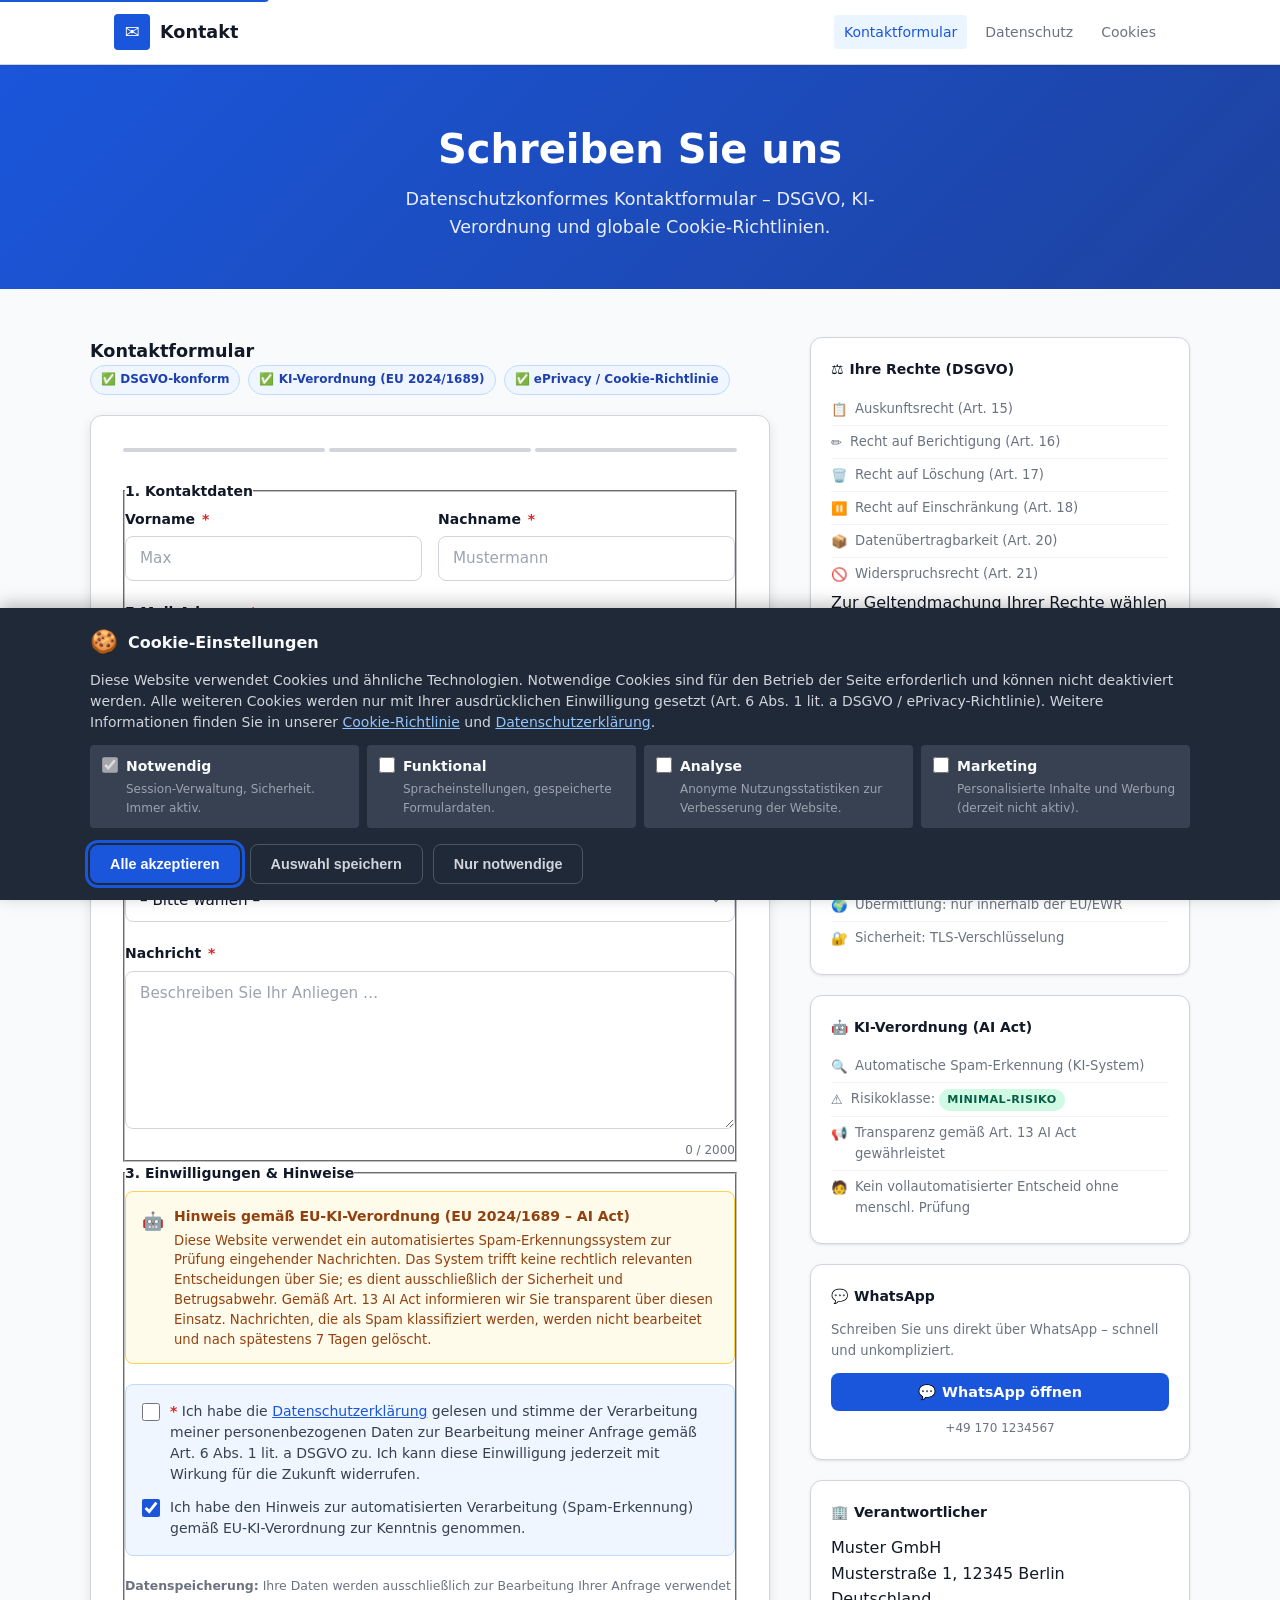
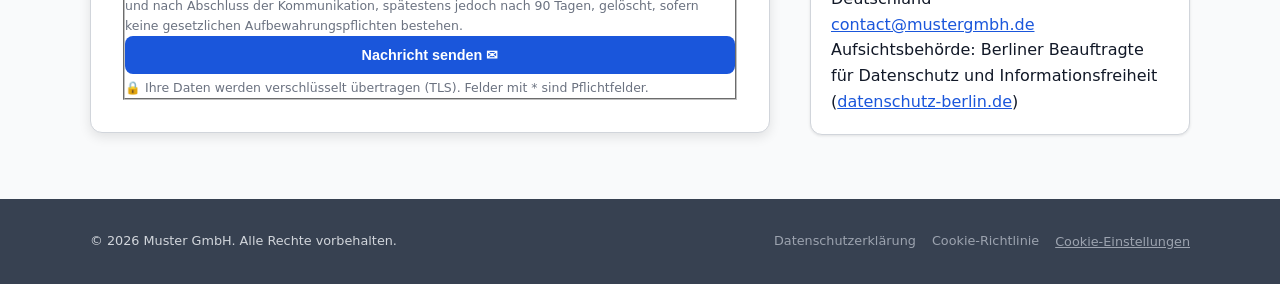
<file: index.html>
<!DOCTYPE html>
<html lang="de">
<head>
  <meta charset="UTF-8" />
  <meta name="viewport" content="width=device-width, initial-scale=1.0" />
  <meta name="description" content="Kontaktieren Sie uns – DSGVO-konformes Kontaktformular nach EU-Datenschutz, KI-Verordnung und globalen Cookie-Richtlinien." />
  <meta name="robots" content="index, follow" />
  <!-- Referrer-Policy: no tracking referrer leakage -->
  <meta name="referrer" content="strict-origin-when-cross-origin" />
  <!-- Content Security Policy: no inline styles/scripts from untrusted sources -->
  <meta http-equiv="Content-Security-Policy"
        content="default-src 'self'; script-src 'self'; style-src 'self'; img-src 'self' data:; connect-src 'self' https://formspree.io; form-action 'self' https://formspree.io; frame-ancestors 'none';" />
  <meta http-equiv="X-Content-Type-Options" content="nosniff" />
  <meta http-equiv="X-Frame-Options" content="DENY" />
  <!-- Canonical URL for custom domain -->
  <link rel="canonical" href="https://github.pavlicsek.de/" />
  <!-- Open Graph / Social -->
  <meta property="og:type" content="website" />
  <meta property="og:url" content="https://github.pavlicsek.de/" />
  <meta property="og:title" content="Kontakt – Datenschutzkonformes Formular" />
  <meta property="og:description" content="Kontaktieren Sie uns – DSGVO-konformes Kontaktformular nach EU-Datenschutz, KI-Verordnung und globalen Cookie-Richtlinien." />
  <title>Kontakt – Datenschutzkonformes Formular</title>
  <link rel="stylesheet" href="assets/style.css" />
</head>
<body>

  <!-- Skip to main content (Accessibility) -->
  <a class="skip-link" href="#main-content">Zum Hauptinhalt springen</a>

  <!-- ══════════════════════════════════════════
       COOKIE CONSENT BANNER (DSGVO Art. 7, ePrivacy)
  ══════════════════════════════════════════ -->
  <div id="cookie-banner" role="dialog" aria-modal="true" aria-labelledby="cookie-banner-title" hidden>
    <div class="cookie-banner__inner">
      <div class="cookie-banner__header">
        <span class="cookie-banner__icon" aria-hidden="true">🍪</span>
        <h2 class="cookie-banner__title" id="cookie-banner-title">Cookie-Einstellungen</h2>
      </div>
      <div class="cookie-banner__body">
        <p>
          Diese Website verwendet Cookies und ähnliche Technologien. Notwendige Cookies sind für den Betrieb
          der Seite erforderlich und können nicht deaktiviert werden. Alle weiteren Cookies werden nur mit Ihrer
          ausdrücklichen Einwilligung gesetzt (Art. 6 Abs. 1 lit. a DSGVO / ePrivacy-Richtlinie).
          Weitere Informationen finden Sie in unserer
          <a href="pages/cookies.html">Cookie-Richtlinie</a> und <a href="pages/privacy.html">Datenschutzerklärung</a>.
        </p>
        <!-- Cookie categories -->
        <div class="cookie-categories" role="group" aria-label="Cookie-Kategorien">
          <!-- Necessary (always on) -->
          <div class="cookie-category">
            <label>
              <input type="checkbox" id="cookie-cat-necessary" name="cookie-cat-necessary"
                     checked disabled aria-describedby="cookie-cat-necessary-desc" />
              <span>
                <span class="cookie-category__name">Notwendig</span>
                <span class="cookie-category__desc" id="cookie-cat-necessary-desc">
                  Session-Verwaltung, Sicherheit. Immer aktiv.
                </span>
              </span>
            </label>
          </div>
          <!-- Functional -->
          <div class="cookie-category">
            <label>
              <input type="checkbox" id="cookie-cat-functional" name="cookie-cat-functional"
                     aria-describedby="cookie-cat-functional-desc" />
              <span>
                <span class="cookie-category__name">Funktional</span>
                <span class="cookie-category__desc" id="cookie-cat-functional-desc">
                  Spracheinstellungen, gespeicherte Formulardaten.
                </span>
              </span>
            </label>
          </div>
          <!-- Analytics -->
          <div class="cookie-category">
            <label>
              <input type="checkbox" id="cookie-cat-analytics" name="cookie-cat-analytics"
                     aria-describedby="cookie-cat-analytics-desc" />
              <span>
                <span class="cookie-category__name">Analyse</span>
                <span class="cookie-category__desc" id="cookie-cat-analytics-desc">
                  Anonyme Nutzungsstatistiken zur Verbesserung der Website.
                </span>
              </span>
            </label>
          </div>
          <!-- Marketing -->
          <div class="cookie-category">
            <label>
              <input type="checkbox" id="cookie-cat-marketing" name="cookie-cat-marketing"
                     aria-describedby="cookie-cat-marketing-desc" />
              <span>
                <span class="cookie-category__name">Marketing</span>
                <span class="cookie-category__desc" id="cookie-cat-marketing-desc">
                  Personalisierte Inhalte und Werbung (derzeit nicht aktiv).
                </span>
              </span>
            </label>
          </div>
        </div>
        <!-- Actions -->
        <div class="cookie-banner__actions">
          <button id="cookie-accept-all" class="btn btn--primary" type="button">
            Alle akzeptieren
          </button>
          <button id="cookie-save-choices" class="btn btn--secondary" type="button">
            Auswahl speichern
          </button>
          <button id="cookie-reject-non-essential" class="btn btn--secondary" type="button">
            Nur notwendige
          </button>
        </div>
      </div>
    </div>
  </div>

  <!-- ══════════════════════════════════════════
       HEADER
  ══════════════════════════════════════════ -->
  <header class="site-header" role="banner">
    <div class="site-header__inner">
      <a href="index.html" class="site-header__logo" aria-label="Startseite – Kontaktformular">
        <div class="site-header__logo-icon" aria-hidden="true">✉</div>
        <span>Kontakt</span>
      </a>
      <nav class="site-nav" aria-label="Hauptnavigation">
        <a href="index.html" class="active" aria-current="page">Kontaktformular</a>
        <a href="pages/privacy.html">Datenschutz</a>
        <a href="pages/cookies.html">Cookies</a>
      </nav>
    </div>
  </header>

  <!-- ══════════════════════════════════════════
       HERO
  ══════════════════════════════════════════ -->
  <div class="page-hero" role="complementary" aria-label="Seiteneinführung">
    <h1 class="page-hero__title">Schreiben Sie uns</h1>
    <p class="page-hero__subtitle">
      Datenschutzkonformes Kontaktformular – DSGVO, KI-Verordnung und globale Cookie-Richtlinien.
    </p>
  </div>

  <!-- ══════════════════════════════════════════
       MAIN
  ══════════════════════════════════════════ -->
  <main id="main-content">
    <div class="container">
      <div class="content-grid">

        <!-- ── Contact Form ── -->
        <section aria-labelledby="form-heading">
          <h2 id="form-heading" class="card__title" style="margin-bottom:16px;">
            Kontaktformular
          </h2>

          <!-- Compliance badges -->
          <div class="compliance-badges" aria-label="Konformitätskennzeichnungen">
            <span class="compliance-badge">✅ DSGVO-konform</span>
            <span class="compliance-badge">✅ KI-Verordnung (EU 2024/1689)</span>
            <span class="compliance-badge">✅ ePrivacy / Cookie-Richtlinie</span>
          </div>

          <!-- Success message -->
          <div id="form-success" class="form-success" role="alert" aria-live="polite">
            <span class="form-success__icon" aria-hidden="true">✅</span>
            <div class="form-success__text">
              <h3>Nachricht erfolgreich gesendet!</h3>
              <p>Vielen Dank für Ihre Nachricht. Wir werden uns so schnell wie möglich bei Ihnen melden.</p>
            </div>
          </div>

          <!-- Error message -->
          <div id="form-error-msg" class="form-error-msg" role="alert" aria-live="assertive">
            <span class="form-error-msg__icon" aria-hidden="true">❌</span>
            <div class="form-error-msg__text">
              <h3>Fehler beim Senden</h3>
              <p>Ihre Nachricht konnte nicht gesendet werden. Bitte versuchen Sie es erneut oder kontaktieren Sie uns per E-Mail.</p>
            </div>
          </div>

          <div class="card">
            <form id="contact-form" class="contact-form" novalidate
                  aria-label="Kontaktformular"
                  data-protection="gdpr-compliant"
                  data-endpoint=""
                  data-mailto="contact@mustergmbh.de">
                  <!--
                    Configure data-endpoint to enable real form submission.
                    Example (Formspree): data-endpoint="https://formspree.io/f/YOUR_FORM_ID"
                    Example (custom API): data-endpoint="/api/contact"
                  -->

              <!-- Progress Indicator (Accessibility + UX) -->
              <div class="form-progress" aria-hidden="true">
                <div class="form-progress__step"></div>
                <div class="form-progress__step"></div>
                <div class="form-progress__step"></div>
              </div>

              <!-- Section 1: Personal info -->
              <fieldset data-section="1" style="border:none;padding:0;margin:0 0 4px;">
                <legend class="form-label" style="float:left;width:100%;margin-bottom:12px;font-size:0.9rem;color:var(--color-text-muted);">
                  1. Kontaktdaten
                </legend>
                <div class="form-row" style="clear:both;">
                  <div class="form-group">
                    <label class="form-label" for="first-name">
                      Vorname <span class="required" aria-label="Pflichtfeld">*</span>
                    </label>
                    <input
                      type="text"
                      id="first-name"
                      name="first-name"
                      class="form-control"
                      placeholder="Max"
                      autocomplete="given-name"
                      data-required="text"
                      aria-required="true"
                      aria-describedby="first-name-error"
                      maxlength="100"
                    />
                    <span class="form-error" id="first-name-error" role="alert"></span>
                  </div>
                  <div class="form-group">
                    <label class="form-label" for="last-name">
                      Nachname <span class="required" aria-label="Pflichtfeld">*</span>
                    </label>
                    <input
                      type="text"
                      id="last-name"
                      name="last-name"
                      class="form-control"
                      placeholder="Mustermann"
                      autocomplete="family-name"
                      data-required="text"
                      aria-required="true"
                      aria-describedby="last-name-error"
                      maxlength="100"
                    />
                    <span class="form-error" id="last-name-error" role="alert"></span>
                  </div>
                </div>
                <div class="form-group">
                  <label class="form-label" for="email">
                    E-Mail-Adresse <span class="required" aria-label="Pflichtfeld">*</span>
                  </label>
                  <input
                    type="email"
                    id="email"
                    name="email"
                    class="form-control"
                    placeholder="max.mustermann@beispiel.de"
                    autocomplete="email"
                    data-required="email"
                    aria-required="true"
                    aria-describedby="email-error email-hint"
                    maxlength="254"
                  />
                  <span class="form-hint" id="email-hint">Wird ausschließlich zur Beantwortung Ihrer Anfrage verwendet.</span>
                  <span class="form-error" id="email-error" role="alert"></span>
                </div>
                <div class="form-group">
                  <label class="form-label" for="phone">
                    Telefon <span class="optional">(optional)</span>
                  </label>
                  <input
                    type="tel"
                    id="phone"
                    name="phone"
                    class="form-control"
                    placeholder="+49 30 12345678"
                    autocomplete="tel"
                    aria-describedby="phone-hint"
                    maxlength="30"
                  />
                  <span class="form-hint" id="phone-hint">Nur angeben, wenn Sie telefonisch kontaktiert werden möchten.</span>
                </div>
              </fieldset>

              <!-- Section 2: Message -->
              <fieldset data-section="2" style="border:none;padding:0;margin:0 0 4px;">
                <legend class="form-label" style="float:left;width:100%;margin-bottom:12px;font-size:0.9rem;color:var(--color-text-muted);">
                  2. Ihre Anfrage
                </legend>
                <div class="form-group" style="clear:both;">
                  <label class="form-label" for="subject">
                    Betreff <span class="required" aria-label="Pflichtfeld">*</span>
                  </label>
                  <select
                    id="subject"
                    name="subject"
                    class="form-control"
                    data-required="text"
                    aria-required="true"
                    aria-describedby="subject-error"
                  >
                    <option value="">– Bitte wählen –</option>
                    <option value="general">Allgemeine Anfrage</option>
                    <option value="support">Technischer Support</option>
                    <option value="gdpr-request">Datenschutzanfrage (DSGVO)</option>
                    <option value="delete-request">Löschantrag (Art. 17 DSGVO)</option>
                    <option value="access-request">Auskunftsanfrage (Art. 15 DSGVO)</option>
                    <option value="other">Sonstiges</option>
                  </select>
                  <span class="form-error" id="subject-error" role="alert"></span>
                </div>
                <div class="form-group">
                  <label class="form-label" for="message">
                    Nachricht <span class="required" aria-label="Pflichtfeld">*</span>
                  </label>
                  <textarea
                    id="message"
                    name="message"
                    class="form-control"
                    rows="6"
                    placeholder="Beschreiben Sie Ihr Anliegen …"
                    data-required="message"
                    aria-required="true"
                    aria-describedby="message-error char-count"
                    maxlength="2000"
                  ></textarea>
                  <div class="char-counter" id="char-count" aria-live="polite" aria-atomic="true">0 / 2000</div>
                  <span class="form-error" id="message-error" role="alert"></span>
                </div>
              </fieldset>

              <!-- Section 3: Consent -->
              <fieldset data-section="3" style="border:none;padding:0;margin:0;">
                <legend class="form-label" style="float:left;width:100%;margin-bottom:12px;font-size:0.9rem;color:var(--color-text-muted);">
                  3. Einwilligungen &amp; Hinweise
                </legend>

                <!-- AI Act Notice -->
                <div class="ai-act-notice" role="note" aria-label="Hinweis zur KI-Verordnung" style="clear:both;">
                  <span class="ai-act-notice__icon" aria-hidden="true">🤖</span>
                  <div class="ai-act-notice__content">
                    <strong>Hinweis gemäß EU-KI-Verordnung (EU 2024/1689 – AI Act)</strong>
                    Diese Website verwendet ein automatisiertes Spam-Erkennungssystem zur Prüfung eingehender
                    Nachrichten. Das System trifft keine rechtlich relevanten Entscheidungen über Sie; es dient
                    ausschließlich der Sicherheit und Betrugsabwehr. Gemäß Art. 13 AI Act informieren wir Sie
                    transparent über diesen Einsatz. Nachrichten, die als Spam klassifiziert werden, werden
                    nicht bearbeitet und nach spätestens 7 Tagen gelöscht.
                  </div>
                </div>

                <!-- Consent checkboxes -->
                <div class="consent-group">
                  <!-- GDPR consent (required) -->
                  <div class="consent-item">
                    <input
                      type="checkbox"
                      id="consent-gdpr"
                      name="consent-gdpr"
                      aria-required="true"
                      aria-describedby="consent-gdpr-error"
                    />
                    <label for="consent-gdpr">
                      <span class="required">*</span>
                      Ich habe die <a href="pages/privacy.html" target="_blank" rel="noopener noreferrer">Datenschutzerklärung</a>
                      gelesen und stimme der Verarbeitung meiner personenbezogenen Daten zur Bearbeitung meiner
                      Anfrage gemäß Art. 6 Abs. 1 lit. a DSGVO zu. Ich kann diese Einwilligung jederzeit mit
                      Wirkung für die Zukunft widerrufen.
                    </label>
                  </div>
                  <span class="form-error" id="consent-gdpr-error" role="alert"></span>

                  <!-- AI processing consent (optional but informative) -->
                  <div class="consent-item">
                    <input
                      type="checkbox"
                      id="consent-ai"
                      name="consent-ai"
                      checked
                    />
                    <label for="consent-ai">
                      Ich habe den Hinweis zur automatisierten Verarbeitung (Spam-Erkennung) gemäß
                      EU-KI-Verordnung zur Kenntnis genommen.
                    </label>
                  </div>
                </div>

                <!-- Data retention notice -->
                <div class="form-hint" style="margin-bottom:24px;background:var(--color-bg);padding:10px 14px;border-radius:var(--radius-sm);border-left:3px solid var(--color-primary);">
                  <strong>Datenspeicherung:</strong> Ihre Daten werden ausschließlich zur Bearbeitung Ihrer
                  Anfrage verwendet und nach Abschluss der Kommunikation, spätestens jedoch nach 90 Tagen,
                  gelöscht, sofern keine gesetzlichen Aufbewahrungspflichten bestehen.
                </div>

                <!-- Submit button -->
                <button
                  type="submit"
                  id="submit-btn"
                  class="btn btn--primary btn--full"
                  data-submit-btn
                  aria-describedby="submit-hint"
                >
                  <span class="btn-text">Nachricht senden ✉</span>
                  <span class="spinner" aria-hidden="true"></span>
                </button>
                <p class="form-hint" id="submit-hint" style="text-align:center;margin-top:10px;">
                  <span aria-hidden="true">🔒</span>
                  Ihre Daten werden verschlüsselt übertragen (TLS). Felder mit <span style="color:#dc2626;">*</span> sind Pflichtfelder.
                </p>
              </fieldset>

            </form>
          </div>
        </section>

        <!-- ── Sidebar: Info Cards ── -->
        <aside aria-label="Datenschutz- und Compliance-Informationen">

          <!-- Your rights -->
          <div class="info-card">
            <h2 class="info-card__title">
              <span aria-hidden="true">⚖️</span> Ihre Rechte (DSGVO)
            </h2>
            <ul class="info-card__list" aria-label="DSGVO-Rechte">
              <li><span class="icon" aria-hidden="true">📋</span> Auskunftsrecht (Art. 15)</li>
              <li><span class="icon" aria-hidden="true">✏️</span> Recht auf Berichtigung (Art. 16)</li>
              <li><span class="icon" aria-hidden="true">🗑️</span> Recht auf Löschung (Art. 17)</li>
              <li><span class="icon" aria-hidden="true">⏸️</span> Recht auf Einschränkung (Art. 18)</li>
              <li><span class="icon" aria-hidden="true">📦</span> Datenübertragbarkeit (Art. 20)</li>
              <li><span class="icon" aria-hidden="true">🚫</span> Widerspruchsrecht (Art. 21)</li>
            </ul>
            <p style="font-size:0.8rem;color:var(--color-text-muted);margin-top:12px;">
              Zur Geltendmachung Ihrer Rechte wählen Sie im Formular den Betreff
              <em>„Datenschutzanfrage"</em> oder kontaktieren Sie unseren Datenschutzbeauftragten.
            </p>
          </div>

          <!-- Data processing info -->
          <div class="info-card">
            <h2 class="info-card__title">
              <span aria-hidden="true">🗄️</span> Datenverarbeitung
            </h2>
            <ul class="info-card__list">
              <li><span class="icon" aria-hidden="true">📌</span> Zweck: Bearbeitung Ihrer Anfrage</li>
              <li><span class="icon" aria-hidden="true">⚡</span> Rechtsgrundlage: Art. 6 I lit. a/b DSGVO</li>
              <li><span class="icon" aria-hidden="true">⏱️</span> Speicherdauer: max. 90 Tage</li>
              <li><span class="icon" aria-hidden="true">🌍</span> Übermittlung: nur innerhalb der EU/EWR</li>
              <li><span class="icon" aria-hidden="true">🔐</span> Sicherheit: TLS-Verschlüsselung</li>
            </ul>
          </div>

          <!-- AI Act info -->
          <div class="info-card">
            <h2 class="info-card__title">
              <span aria-hidden="true">🤖</span> KI-Verordnung (AI Act)
            </h2>
            <ul class="info-card__list">
              <li>
                <span class="icon" aria-hidden="true">🔍</span>
                <span>Automatische Spam-Erkennung (KI-System)</span>
              </li>
              <li>
                <span class="icon" aria-hidden="true">⚠️</span>
                <span>Risikoklasse: <span class="badge badge--green">Minimal-Risiko</span></span>
              </li>
              <li>
                <span class="icon" aria-hidden="true">📢</span>
                <span>Transparenz gemäß Art. 13 AI Act gewährleistet</span>
              </li>
              <li>
                <span class="icon" aria-hidden="true">🧑</span>
                <span>Kein vollautomatisierter Entscheid ohne menschl. Prüfung</span>
              </li>
            </ul>
          </div>

          <!-- WhatsApp -->
          <div class="info-card">
            <h2 class="info-card__title">
              <span aria-hidden="true">💬</span> WhatsApp
            </h2>
            <p class="info-card__whatsapp-desc">
              Schreiben Sie uns direkt über WhatsApp – schnell und unkompliziert.
            </p>
            <a
              href="https://wa.me/491701234567"
              target="_blank"
              rel="noopener noreferrer"
              class="btn btn--primary btn--full"
              aria-label="WhatsApp-Chat öffnen"
            >
              <span aria-hidden="true">💬</span> WhatsApp öffnen
            </a>
            <p class="info-card__phone-number">
              +49 170 1234567
            </p>
          </div>

          <!-- Contact DPO -->
          <div class="info-card">
            <h2 class="info-card__title">
              <span aria-hidden="true">🏢</span> Verantwortlicher
            </h2>
            <p style="font-size:0.825rem;color:var(--color-text-muted);line-height:1.6;">
              Muster GmbH<br />
              Musterstraße 1, 12345 Berlin<br />
              Deutschland<br />
              <a href="mailto:contact@mustergmbh.de">contact@mustergmbh.de</a>
            </p>
            <p style="font-size:0.8rem;color:var(--color-text-muted);margin-top:8px;">
              Aufsichtsbehörde: Berliner Beauftragte für Datenschutz und Informationsfreiheit
              (<a href="https://www.datenschutz-berlin.de" target="_blank" rel="noopener noreferrer">datenschutz-berlin.de</a>)
            </p>
          </div>

        </aside>
      </div>
    </div>
  </main>

  <!-- ══════════════════════════════════════════
       FOOTER
  ══════════════════════════════════════════ -->
  <footer class="site-footer" role="contentinfo">
    <div class="site-footer__inner">
      <p class="site-footer__copy">
        © <span id="footer-year"></span> Muster GmbH. Alle Rechte vorbehalten.
      </p>
      <nav class="site-footer__links" aria-label="Footer-Navigation">
        <a href="pages/privacy.html">Datenschutzerklärung</a>
        <a href="pages/cookies.html">Cookie-Richtlinie</a>
        <button id="cookie-settings-trigger" type="button" aria-label="Cookie-Einstellungen öffnen">
          Cookie-Einstellungen
        </button>
      </nav>
    </div>
  </footer>

  <script src="assets/script.js"></script>
  <script>
    document.getElementById('footer-year').textContent = new Date().getFullYear();
  </script>
</body>
</html>
</file>
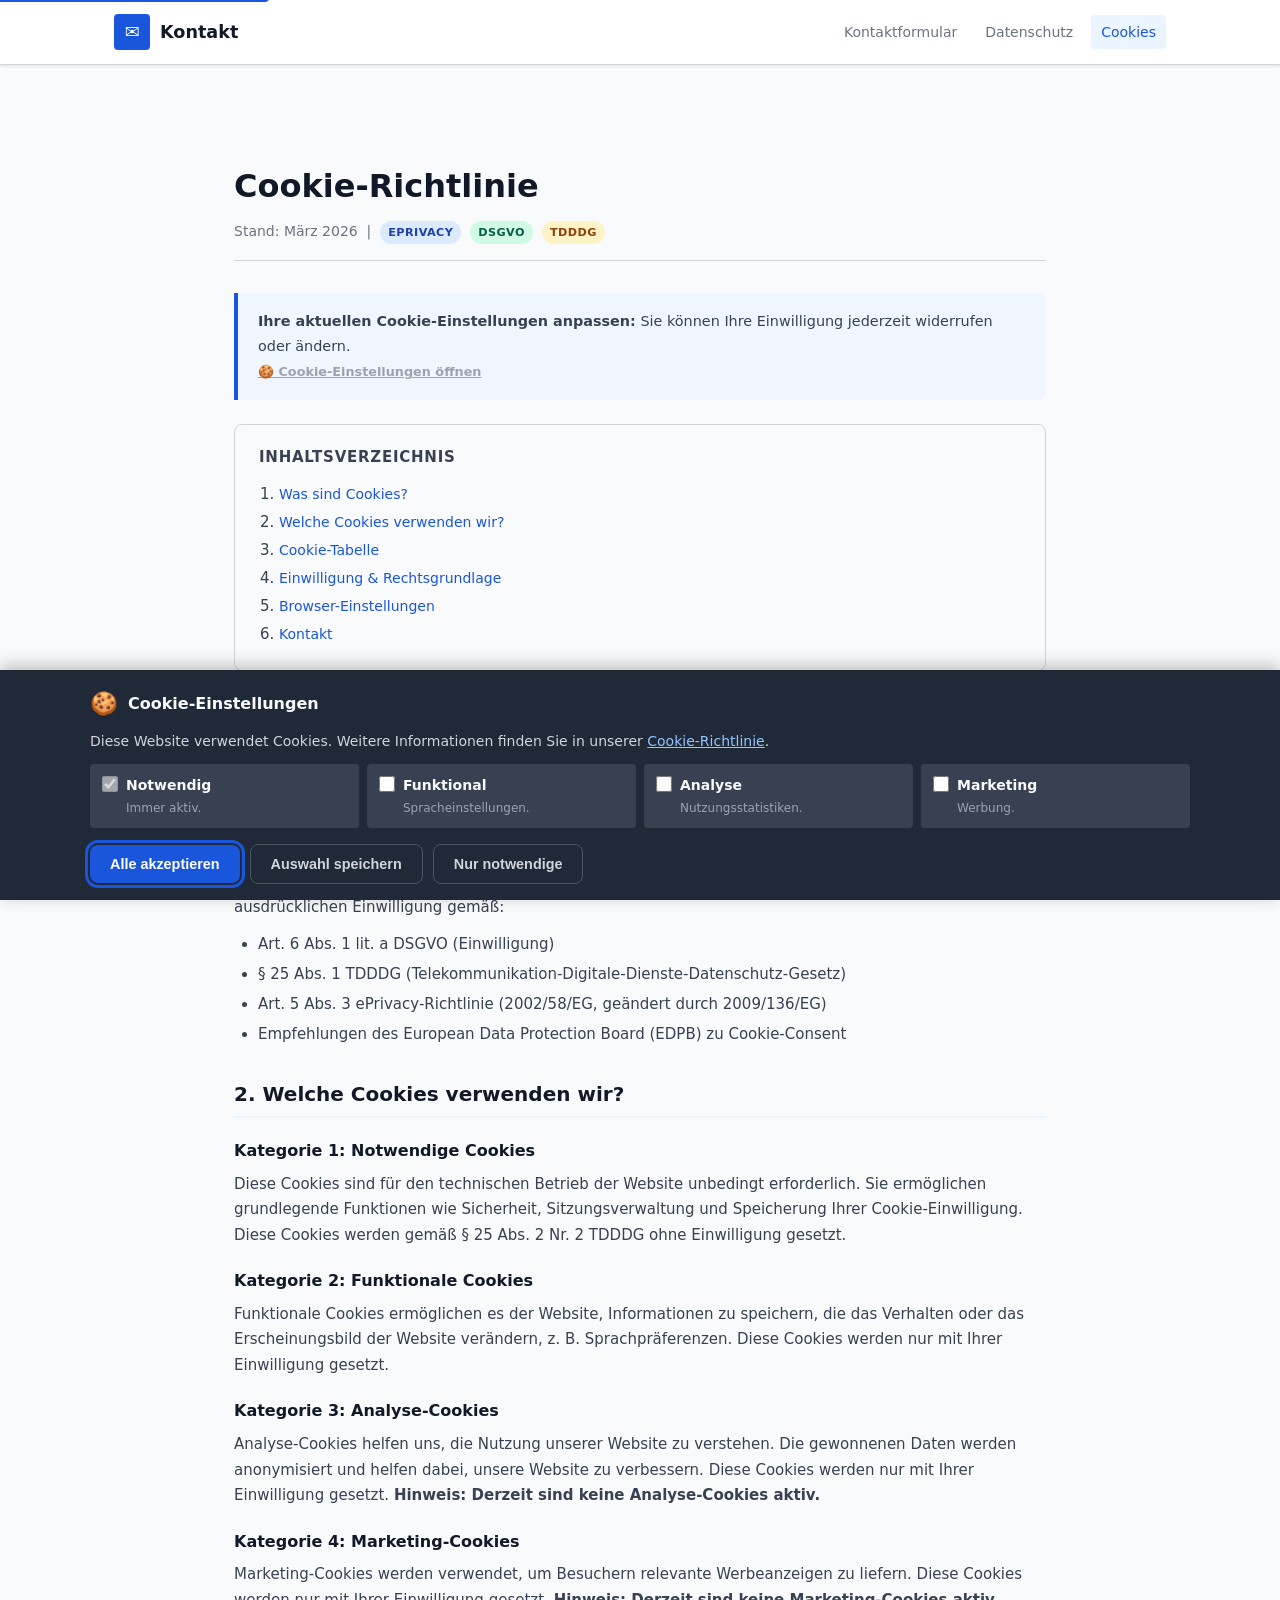
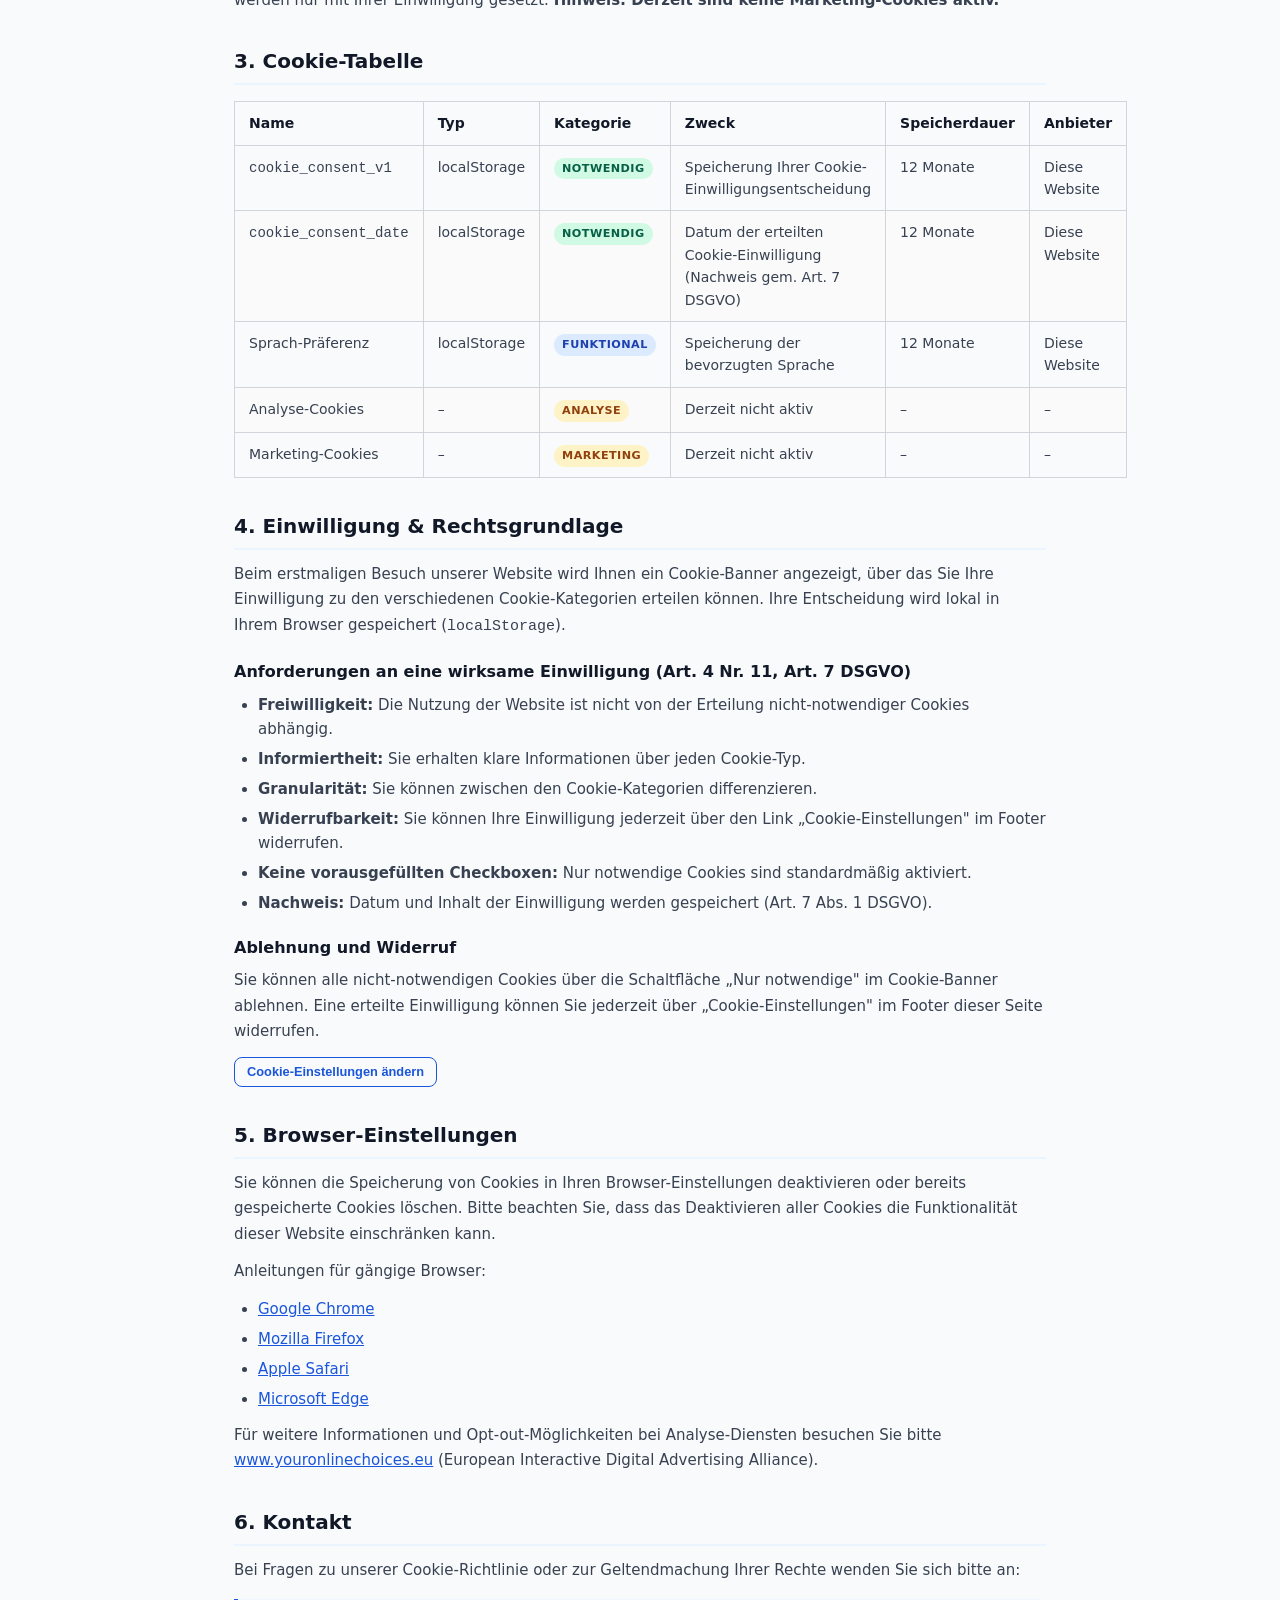
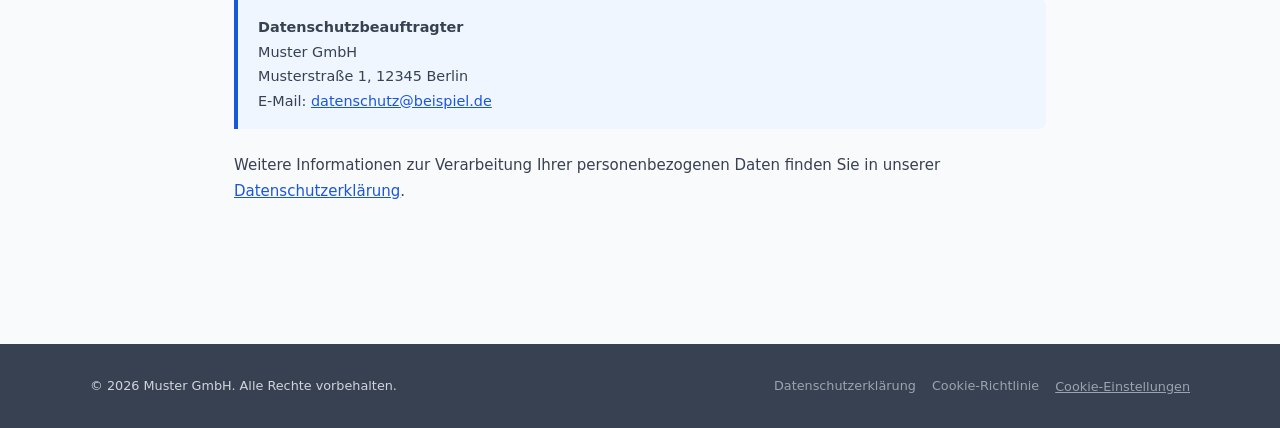
<file: cookies.html>
<!DOCTYPE html>
<html lang="de">
<head>
  <meta charset="UTF-8" />
  <meta name="viewport" content="width=device-width, initial-scale=1.0" />
  <meta name="description" content="Cookie-Richtlinie – Welche Cookies wir verwenden und wie Sie Ihre Einstellungen verwalten." />
  <meta name="robots" content="index, follow" />
  <meta name="referrer" content="strict-origin-when-cross-origin" />
  <meta http-equiv="Content-Security-Policy"
        content="default-src 'self'; script-src 'self'; style-src 'self'; img-src 'self' data:; form-action 'self'; frame-ancestors 'none';" />
  <meta http-equiv="X-Content-Type-Options" content="nosniff" />
  <meta http-equiv="X-Frame-Options" content="DENY" />
  <title>Cookie-Richtlinie</title>
  <link rel="icon" href="data:," />
  <link rel="stylesheet" href="assets/style.css" />
</head>
<body>

  <a class="skip-link" href="#main-content">Zum Hauptinhalt springen</a>

  <!-- Cookie Banner -->
  <div id="cookie-banner" role="dialog" aria-modal="true" aria-labelledby="cookie-banner-title" hidden>
    <div class="cookie-banner__inner">
      <div class="cookie-banner__header">
        <span class="cookie-banner__icon" aria-hidden="true">🍪</span>
        <h2 class="cookie-banner__title" id="cookie-banner-title">Cookie-Einstellungen</h2>
      </div>
      <div class="cookie-banner__body">
        <p>Diese Website verwendet Cookies. Weitere Informationen finden Sie in unserer <a href="cookies.html">Cookie-Richtlinie</a>.</p>
        <div class="cookie-categories" role="group" aria-label="Cookie-Kategorien">
          <div class="cookie-category">
            <label><input type="checkbox" id="cookie-cat-necessary" checked disabled />
              <span><span class="cookie-category__name">Notwendig</span>
              <span class="cookie-category__desc">Immer aktiv.</span></span></label>
          </div>
          <div class="cookie-category">
            <label><input type="checkbox" id="cookie-cat-functional" />
              <span><span class="cookie-category__name">Funktional</span>
              <span class="cookie-category__desc">Spracheinstellungen.</span></span></label>
          </div>
          <div class="cookie-category">
            <label><input type="checkbox" id="cookie-cat-analytics" />
              <span><span class="cookie-category__name">Analyse</span>
              <span class="cookie-category__desc">Nutzungsstatistiken.</span></span></label>
          </div>
          <div class="cookie-category">
            <label><input type="checkbox" id="cookie-cat-marketing" />
              <span><span class="cookie-category__name">Marketing</span>
              <span class="cookie-category__desc">Werbung.</span></span></label>
          </div>
        </div>
        <div class="cookie-banner__actions">
          <button id="cookie-accept-all" class="btn btn--primary" type="button">Alle akzeptieren</button>
          <button id="cookie-save-choices" class="btn btn--secondary" type="button">Auswahl speichern</button>
          <button id="cookie-reject-non-essential" class="btn btn--secondary" type="button">Nur notwendige</button>
        </div>
      </div>
    </div>
  </div>

  <header class="site-header" role="banner">
    <div class="site-header__inner">
      <a href="index.html" class="site-header__logo" aria-label="Startseite">
        <div class="site-header__logo-icon" aria-hidden="true">✉</div>
        <span>Kontakt</span>
      </a>
      <nav class="site-nav" aria-label="Hauptnavigation">
        <a href="index.html">Kontaktformular</a>
        <a href="privacy.html">Datenschutz</a>
        <a href="cookies.html" class="active" aria-current="page">Cookies</a>
      </nav>
    </div>
  </header>

  <main id="main-content">
    <article class="static-page">

      <h1>Cookie-Richtlinie</h1>
      <p class="last-updated">
        Stand: März 2026 &nbsp;|&nbsp;
        <span class="badge badge--blue">ePrivacy</span>&nbsp;
        <span class="badge badge--green">DSGVO</span>&nbsp;
        <span class="badge badge--yellow">TDDDG</span>
      </p>

      <!-- Live-Einstellungen -->
      <div class="highlight-box" style="margin-bottom:32px;">
        <p>
          <strong>Ihre aktuellen Cookie-Einstellungen anpassen:</strong>
          Sie können Ihre Einwilligung jederzeit widerrufen oder ändern.
        </p>
        <div style="margin-top:12px;">
          <button id="cookie-settings-trigger" class="btn btn--outline btn--sm" type="button">
            🍪 Cookie-Einstellungen öffnen
          </button>
        </div>
      </div>

      <!-- Table of Contents -->
      <nav class="toc" aria-label="Inhaltsverzeichnis">
        <p class="toc__title">Inhaltsverzeichnis</p>
        <ol>
          <li><a href="#was-sind-cookies">Was sind Cookies?</a></li>
          <li><a href="#welche-cookies">Welche Cookies verwenden wir?</a></li>
          <li><a href="#cookie-tabelle">Cookie-Tabelle</a></li>
          <li><a href="#consent">Einwilligung &amp; Rechtsgrundlage</a></li>
          <li><a href="#browser-einstellungen">Browser-Einstellungen</a></li>
          <li><a href="#kontakt">Kontakt</a></li>
        </ol>
      </nav>

      <!-- 1. Was sind Cookies? -->
      <section id="was-sind-cookies">
        <h2>1. Was sind Cookies?</h2>
        <p>
          Cookies sind kleine Textdateien, die beim Besuch einer Website von Ihrem Browser auf
          Ihrem Endgerät gespeichert werden. Sie enthalten Informationen, die beim nächsten Besuch
          der Website wieder abgerufen werden können. Neben klassischen Cookies setzen wir auch
          <strong>localStorage</strong> und <strong>sessionStorage</strong> ein (ähnliche
          Technologien im Sinne des § 25 TDDDG / Art. 5 Abs. 3 ePrivacy-Richtlinie).
        </p>
        <p>
          Der Einsatz von Cookies, die nicht zwingend technisch notwendig sind, erfolgt
          ausschließlich mit Ihrer ausdrücklichen Einwilligung gemäß:
        </p>
        <ul>
          <li>Art. 6 Abs. 1 lit. a DSGVO (Einwilligung)</li>
          <li>§ 25 Abs. 1 TDDDG (Telekommunikation-Digitale-Dienste-Datenschutz-Gesetz)</li>
          <li>Art. 5 Abs. 3 ePrivacy-Richtlinie (2002/58/EG, geändert durch 2009/136/EG)</li>
          <li>Empfehlungen des European Data Protection Board (EDPB) zu Cookie-Consent</li>
        </ul>
      </section>

      <!-- 2. Welche Cookies -->
      <section id="welche-cookies">
        <h2>2. Welche Cookies verwenden wir?</h2>

        <h3>Kategorie 1: Notwendige Cookies</h3>
        <p>
          Diese Cookies sind für den technischen Betrieb der Website unbedingt erforderlich.
          Sie ermöglichen grundlegende Funktionen wie Sicherheit, Sitzungsverwaltung und
          Speicherung Ihrer Cookie-Einwilligung. Diese Cookies werden gemäß § 25 Abs. 2 Nr. 2 TDDDG
          ohne Einwilligung gesetzt.
        </p>

        <h3>Kategorie 2: Funktionale Cookies</h3>
        <p>
          Funktionale Cookies ermöglichen es der Website, Informationen zu speichern, die das
          Verhalten oder das Erscheinungsbild der Website verändern, z.&nbsp;B. Sprachpräferenzen.
          Diese Cookies werden nur mit Ihrer Einwilligung gesetzt.
        </p>

        <h3>Kategorie 3: Analyse-Cookies</h3>
        <p>
          Analyse-Cookies helfen uns, die Nutzung unserer Website zu verstehen. Die gewonnenen
          Daten werden anonymisiert und helfen dabei, unsere Website zu verbessern. Diese Cookies
          werden nur mit Ihrer Einwilligung gesetzt.
          <strong>Hinweis: Derzeit sind keine Analyse-Cookies aktiv.</strong>
        </p>

        <h3>Kategorie 4: Marketing-Cookies</h3>
        <p>
          Marketing-Cookies werden verwendet, um Besuchern relevante Werbeanzeigen zu liefern.
          Diese Cookies werden nur mit Ihrer Einwilligung gesetzt.
          <strong>Hinweis: Derzeit sind keine Marketing-Cookies aktiv.</strong>
        </p>
      </section>

      <!-- 3. Cookie-Tabelle -->
      <section id="cookie-tabelle">
        <h2>3. Cookie-Tabelle</h2>
        <table>
          <thead>
            <tr>
              <th>Name</th>
              <th>Typ</th>
              <th>Kategorie</th>
              <th>Zweck</th>
              <th>Speicherdauer</th>
              <th>Anbieter</th>
            </tr>
          </thead>
          <tbody>
            <tr>
              <td><code>cookie_consent_v1</code></td>
              <td>localStorage</td>
              <td><span class="badge badge--green">Notwendig</span></td>
              <td>Speicherung Ihrer Cookie-Einwilligungsentscheidung</td>
              <td>12 Monate</td>
              <td>Diese Website</td>
            </tr>
            <tr>
              <td><code>cookie_consent_date</code></td>
              <td>localStorage</td>
              <td><span class="badge badge--green">Notwendig</span></td>
              <td>Datum der erteilten Cookie-Einwilligung (Nachweis gem. Art. 7 DSGVO)</td>
              <td>12 Monate</td>
              <td>Diese Website</td>
            </tr>
            <tr>
              <td>Sprach-Präferenz</td>
              <td>localStorage</td>
              <td><span class="badge badge--blue">Funktional</span></td>
              <td>Speicherung der bevorzugten Sprache</td>
              <td>12 Monate</td>
              <td>Diese Website</td>
            </tr>
            <tr>
              <td>Analyse-Cookies</td>
              <td>–</td>
              <td><span class="badge badge--yellow">Analyse</span></td>
              <td>Derzeit nicht aktiv</td>
              <td>–</td>
              <td>–</td>
            </tr>
            <tr>
              <td>Marketing-Cookies</td>
              <td>–</td>
              <td><span class="badge badge--yellow">Marketing</span></td>
              <td>Derzeit nicht aktiv</td>
              <td>–</td>
              <td>–</td>
            </tr>
          </tbody>
        </table>
      </section>

      <!-- 4. Einwilligung -->
      <section id="consent">
        <h2>4. Einwilligung &amp; Rechtsgrundlage</h2>
        <p>
          Beim erstmaligen Besuch unserer Website wird Ihnen ein Cookie-Banner angezeigt, über das
          Sie Ihre Einwilligung zu den verschiedenen Cookie-Kategorien erteilen können. Ihre
          Entscheidung wird lokal in Ihrem Browser gespeichert (<code>localStorage</code>).
        </p>
        <h3>Anforderungen an eine wirksame Einwilligung (Art. 4 Nr. 11, Art. 7 DSGVO)</h3>
        <ul>
          <li><strong>Freiwilligkeit:</strong> Die Nutzung der Website ist nicht von der Erteilung nicht-notwendiger Cookies abhängig.</li>
          <li><strong>Informiertheit:</strong> Sie erhalten klare Informationen über jeden Cookie-Typ.</li>
          <li><strong>Granularität:</strong> Sie können zwischen den Cookie-Kategorien differenzieren.</li>
          <li><strong>Widerrufbarkeit:</strong> Sie können Ihre Einwilligung jederzeit über den Link „Cookie-Einstellungen" im Footer widerrufen.</li>
          <li><strong>Keine vorausgefüllten Checkboxen:</strong> Nur notwendige Cookies sind standardmäßig aktiviert.</li>
          <li><strong>Nachweis:</strong> Datum und Inhalt der Einwilligung werden gespeichert (Art. 7 Abs. 1 DSGVO).</li>
        </ul>
        <h3>Ablehnung und Widerruf</h3>
        <p>
          Sie können alle nicht-notwendigen Cookies über die Schaltfläche „Nur notwendige" im
          Cookie-Banner ablehnen. Eine erteilte Einwilligung können Sie jederzeit über
          „Cookie-Einstellungen" im Footer dieser Seite widerrufen.
        </p>
        <div style="margin-top:16px;">
          <button id="cookie-settings-trigger-2" class="btn btn--outline btn--sm" type="button">
            Cookie-Einstellungen ändern
          </button>
        </div>
      </section>

      <!-- 5. Browser-Einstellungen -->
      <section id="browser-einstellungen">
        <h2>5. Browser-Einstellungen</h2>
        <p>
          Sie können die Speicherung von Cookies in Ihren Browser-Einstellungen deaktivieren oder
          bereits gespeicherte Cookies löschen. Bitte beachten Sie, dass das Deaktivieren aller
          Cookies die Funktionalität dieser Website einschränken kann.
        </p>
        <p>Anleitungen für gängige Browser:</p>
        <ul>
          <li>
            <a href="https://support.google.com/chrome/answer/95647" target="_blank" rel="noopener noreferrer">
              Google Chrome
            </a>
          </li>
          <li>
            <a href="https://support.mozilla.org/de/kb/cookies-erlauben-und-ablehnen" target="_blank" rel="noopener noreferrer">
              Mozilla Firefox
            </a>
          </li>
          <li>
            <a href="https://support.apple.com/de-de/guide/safari/sfri11471/mac" target="_blank" rel="noopener noreferrer">
              Apple Safari
            </a>
          </li>
          <li>
            <a href="https://support.microsoft.com/de-de/windows/cookies-in-microsoft-edge-löschen-63947406-40ac-c3b8-57b9-2a946a29ae09" target="_blank" rel="noopener noreferrer">
              Microsoft Edge
            </a>
          </li>
        </ul>
        <p>
          Für weitere Informationen und Opt-out-Möglichkeiten bei Analyse-Diensten besuchen Sie
          bitte
          <a href="https://www.youronlinechoices.eu" target="_blank" rel="noopener noreferrer">www.youronlinechoices.eu</a>
          (European Interactive Digital Advertising Alliance).
        </p>
      </section>

      <!-- 6. Kontakt -->
      <section id="kontakt">
        <h2>6. Kontakt</h2>
        <p>
          Bei Fragen zu unserer Cookie-Richtlinie oder zur Geltendmachung Ihrer Rechte wenden Sie
          sich bitte an:
        </p>
        <div class="highlight-box">
          <p>
            <strong>Datenschutzbeauftragter</strong><br />
            Muster GmbH<br />
            Musterstraße 1, 12345 Berlin<br />
            E-Mail: <a href="mailto:datenschutz@beispiel.de">datenschutz@beispiel.de</a>
          </p>
        </div>
        <p>
          Weitere Informationen zur Verarbeitung Ihrer personenbezogenen Daten finden Sie in unserer
          <a href="privacy.html">Datenschutzerklärung</a>.
        </p>
      </section>

    </article>
  </main>

  <footer class="site-footer" role="contentinfo">
    <div class="site-footer__inner">
      <p class="site-footer__copy">
        © <span id="footer-year"></span> Muster GmbH. Alle Rechte vorbehalten.
      </p>
      <nav class="site-footer__links" aria-label="Footer-Navigation">
        <a href="privacy.html">Datenschutzerklärung</a>
        <a href="cookies.html">Cookie-Richtlinie</a>
        <button id="cookie-settings-trigger" type="button" aria-label="Cookie-Einstellungen öffnen">
          Cookie-Einstellungen
        </button>
      </nav>
    </div>
  </footer>

  <script src="assets/script.js"></script>
</body>
</html>
</file>
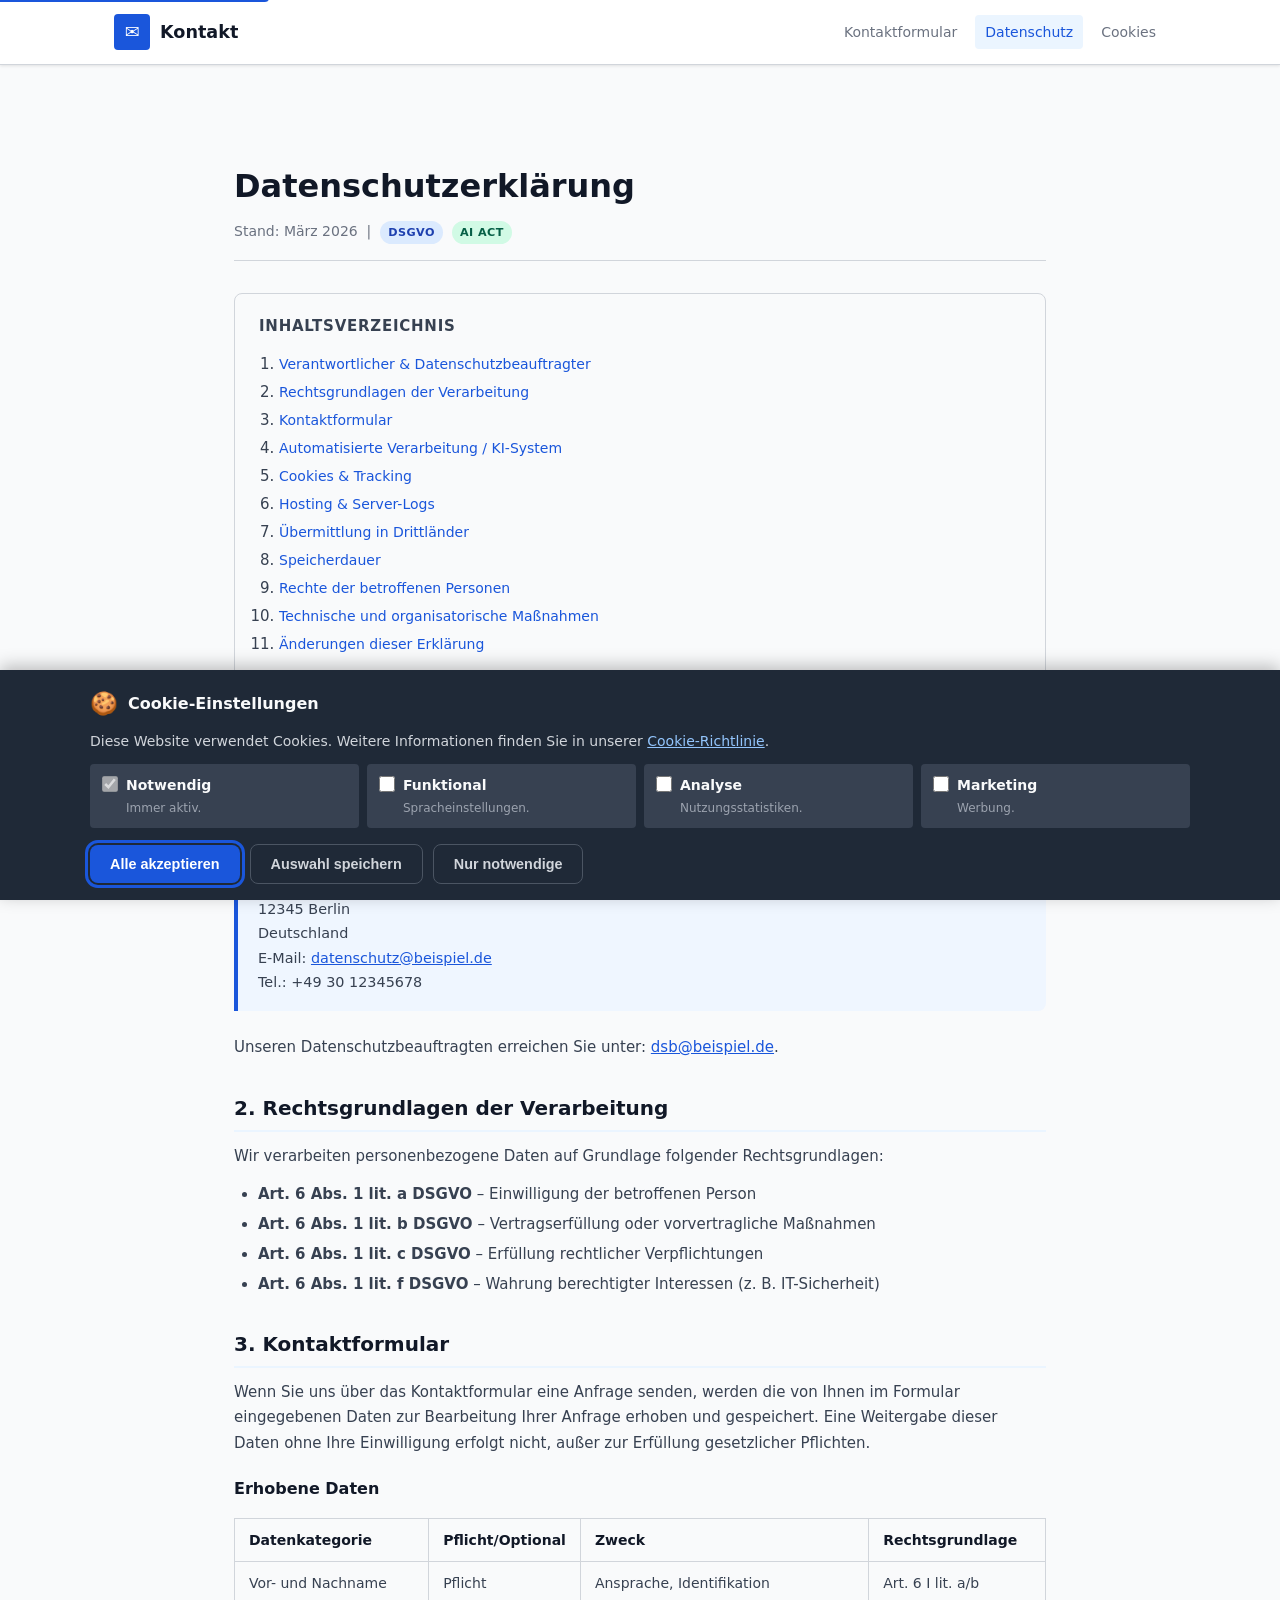
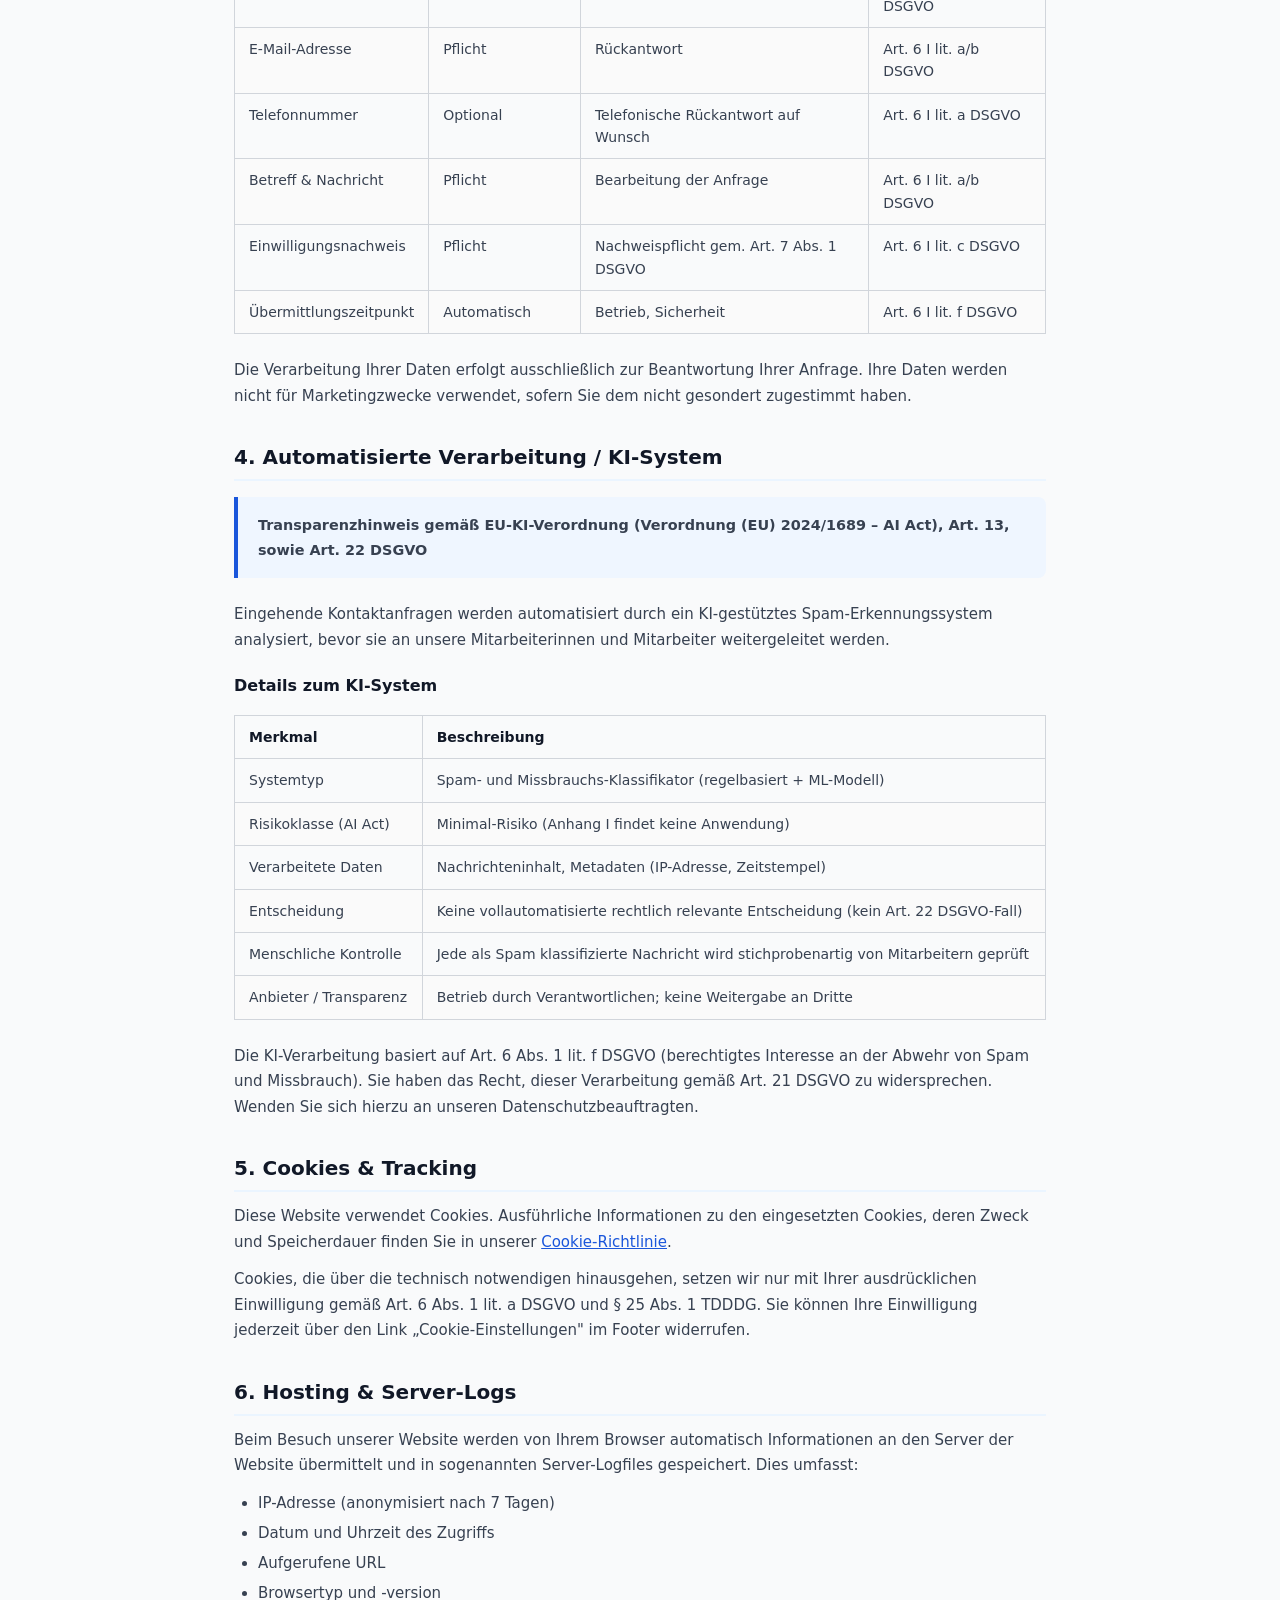
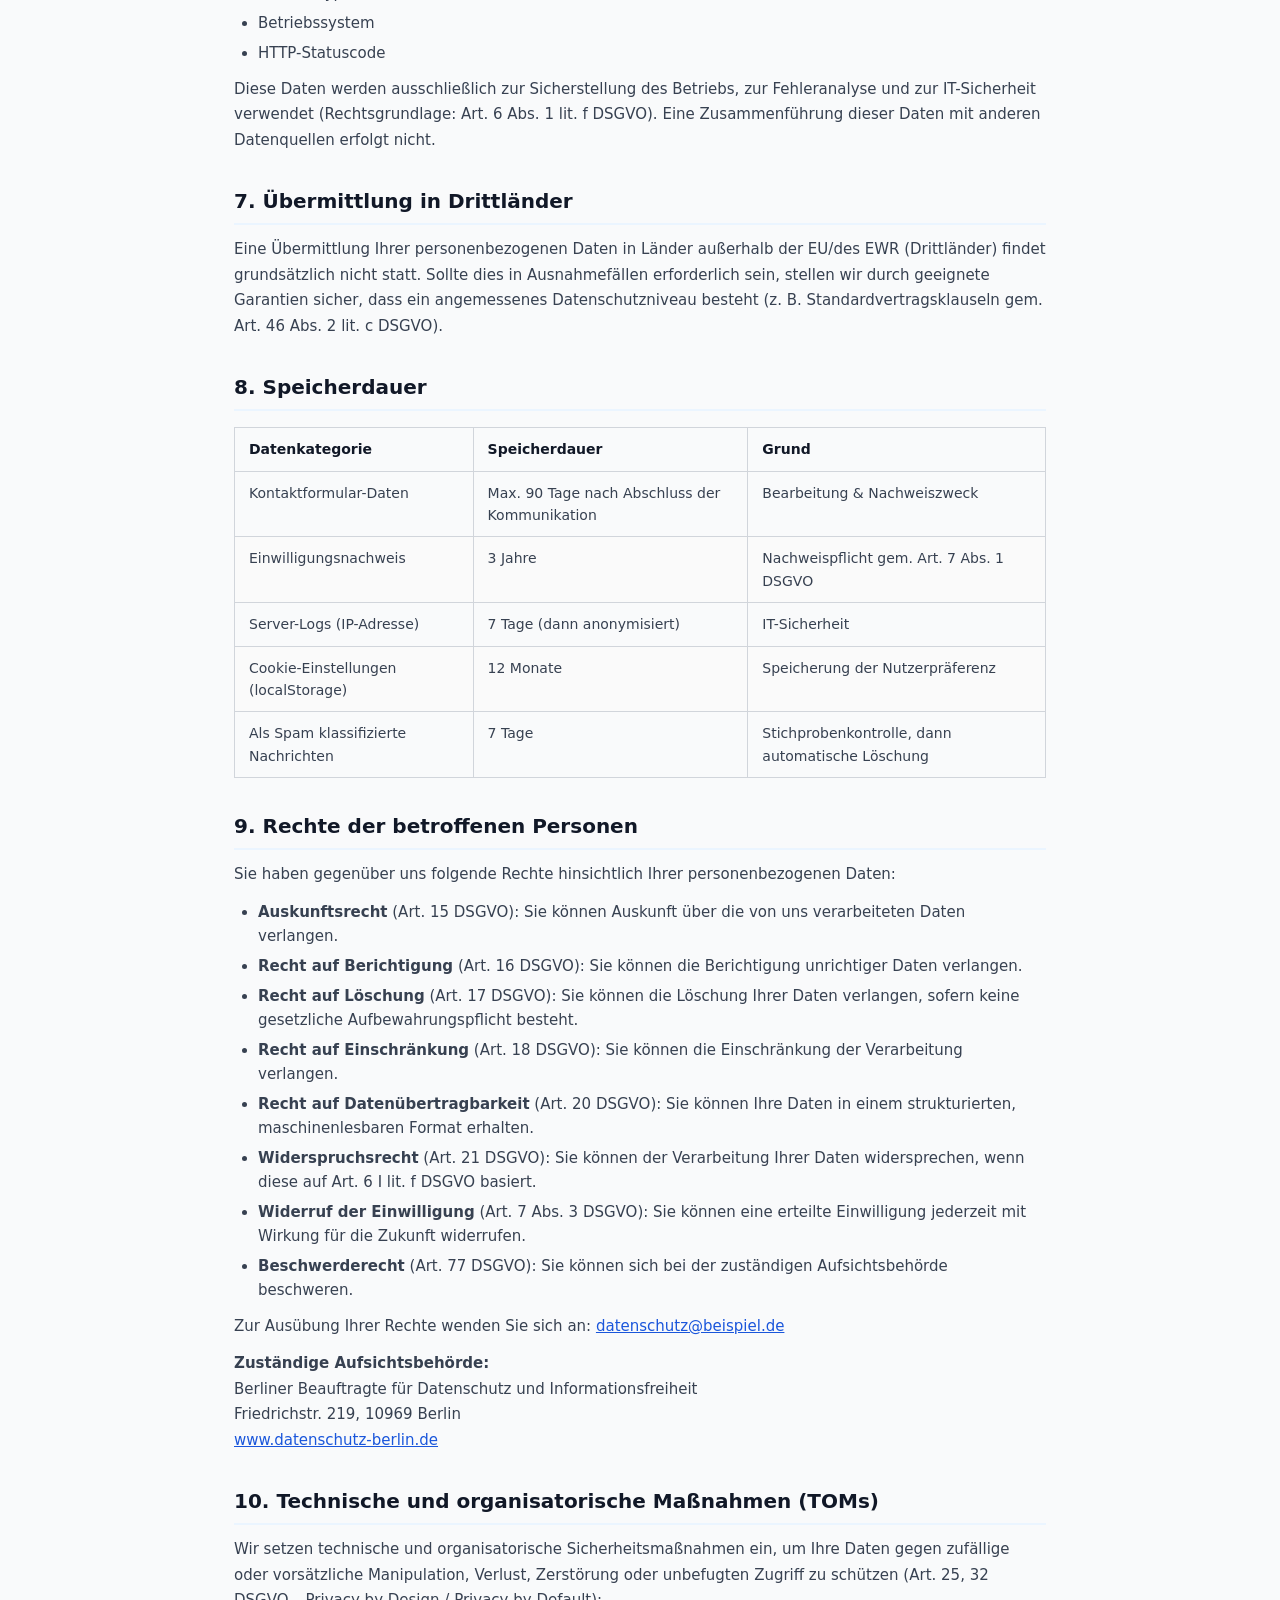
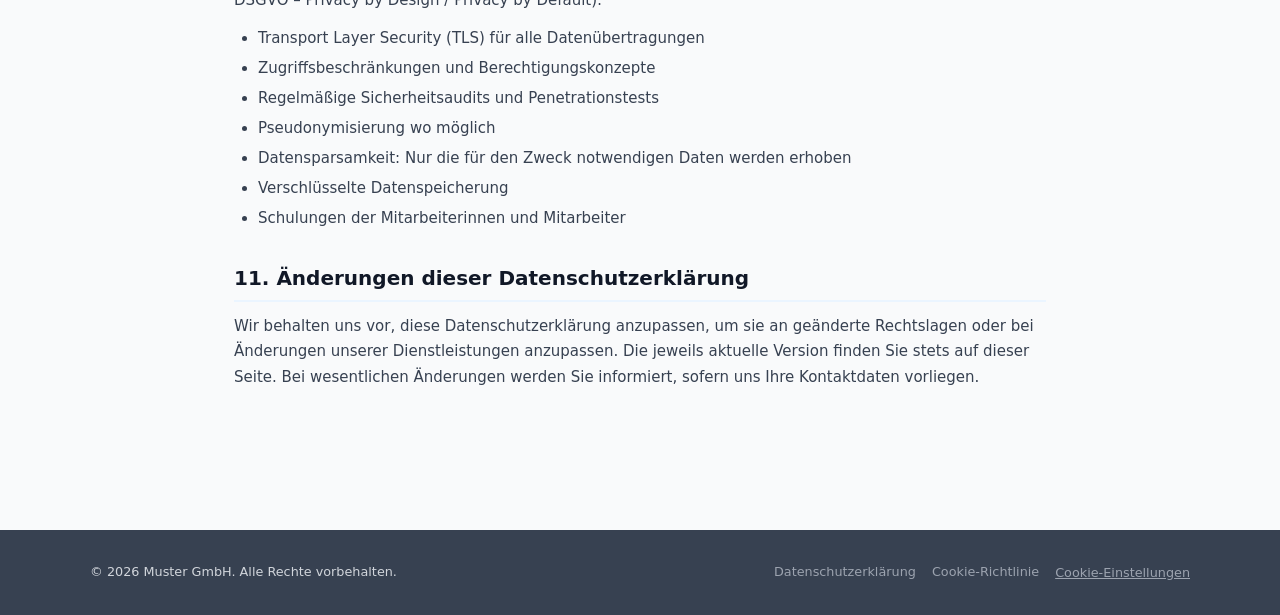
<file: privacy.html>
<!DOCTYPE html>
<html lang="de">
<head>
  <meta charset="UTF-8" />
  <meta name="viewport" content="width=device-width, initial-scale=1.0" />
  <meta name="description" content="Datenschutzerklärung gemäß DSGVO – Informationen zur Verarbeitung personenbezogener Daten." />
  <meta name="robots" content="index, follow" />
  <meta name="referrer" content="strict-origin-when-cross-origin" />
  <meta http-equiv="Content-Security-Policy"
        content="default-src 'self'; script-src 'self'; style-src 'self'; img-src 'self' data:; form-action 'self'; frame-ancestors 'none';" />
  <meta http-equiv="X-Content-Type-Options" content="nosniff" />
  <meta http-equiv="X-Frame-Options" content="DENY" />
  <title>Datenschutzerklärung – DSGVO-konform</title>
  <link rel="icon" href="data:," />
  <link rel="stylesheet" href="assets/style.css" />
</head>
<body>

  <a class="skip-link" href="#main-content">Zum Hauptinhalt springen</a>

  <!-- Cookie Banner (same as index) -->
  <div id="cookie-banner" role="dialog" aria-modal="true" aria-labelledby="cookie-banner-title" hidden>
    <div class="cookie-banner__inner">
      <div class="cookie-banner__header">
        <span class="cookie-banner__icon" aria-hidden="true">🍪</span>
        <h2 class="cookie-banner__title" id="cookie-banner-title">Cookie-Einstellungen</h2>
      </div>
      <div class="cookie-banner__body">
        <p>
          Diese Website verwendet Cookies. Weitere Informationen finden Sie in unserer
          <a href="cookies.html">Cookie-Richtlinie</a>.
        </p>
        <div class="cookie-categories" role="group" aria-label="Cookie-Kategorien">
          <div class="cookie-category">
            <label><input type="checkbox" id="cookie-cat-necessary" checked disabled />
              <span><span class="cookie-category__name">Notwendig</span>
              <span class="cookie-category__desc">Immer aktiv.</span></span></label>
          </div>
          <div class="cookie-category">
            <label><input type="checkbox" id="cookie-cat-functional" />
              <span><span class="cookie-category__name">Funktional</span>
              <span class="cookie-category__desc">Spracheinstellungen.</span></span></label>
          </div>
          <div class="cookie-category">
            <label><input type="checkbox" id="cookie-cat-analytics" />
              <span><span class="cookie-category__name">Analyse</span>
              <span class="cookie-category__desc">Nutzungsstatistiken.</span></span></label>
          </div>
          <div class="cookie-category">
            <label><input type="checkbox" id="cookie-cat-marketing" />
              <span><span class="cookie-category__name">Marketing</span>
              <span class="cookie-category__desc">Werbung.</span></span></label>
          </div>
        </div>
        <div class="cookie-banner__actions">
          <button id="cookie-accept-all" class="btn btn--primary" type="button">Alle akzeptieren</button>
          <button id="cookie-save-choices" class="btn btn--secondary" type="button">Auswahl speichern</button>
          <button id="cookie-reject-non-essential" class="btn btn--secondary" type="button">Nur notwendige</button>
        </div>
      </div>
    </div>
  </div>

  <header class="site-header" role="banner">
    <div class="site-header__inner">
      <a href="index.html" class="site-header__logo" aria-label="Startseite">
        <div class="site-header__logo-icon" aria-hidden="true">✉</div>
        <span>Kontakt</span>
      </a>
      <nav class="site-nav" aria-label="Hauptnavigation">
        <a href="index.html">Kontaktformular</a>
        <a href="privacy.html" class="active" aria-current="page">Datenschutz</a>
        <a href="cookies.html">Cookies</a>
      </nav>
    </div>
  </header>

  <main id="main-content">
    <article class="static-page">

      <h1>Datenschutzerklärung</h1>
      <p class="last-updated">
        Stand: März 2026 &nbsp;|&nbsp;
        <span class="badge badge--blue">DSGVO</span>&nbsp;
        <span class="badge badge--green">AI Act</span>
      </p>

      <!-- Table of Contents -->
      <nav class="toc" aria-label="Inhaltsverzeichnis">
        <p class="toc__title">Inhaltsverzeichnis</p>
        <ol>
          <li><a href="#verantwortlicher">Verantwortlicher &amp; Datenschutzbeauftragter</a></li>
          <li><a href="#rechtsgrundlagen">Rechtsgrundlagen der Verarbeitung</a></li>
          <li><a href="#kontaktformular">Kontaktformular</a></li>
          <li><a href="#ki-verarbeitung">Automatisierte Verarbeitung / KI-System</a></li>
          <li><a href="#cookies">Cookies &amp; Tracking</a></li>
          <li><a href="#hosting">Hosting &amp; Server-Logs</a></li>
          <li><a href="#drittlaender">Übermittlung in Drittländer</a></li>
          <li><a href="#speicherdauer">Speicherdauer</a></li>
          <li><a href="#betroffenenrechte">Rechte der betroffenen Personen</a></li>
          <li><a href="#sicherheit">Technische und organisatorische Maßnahmen</a></li>
          <li><a href="#aenderungen">Änderungen dieser Erklärung</a></li>
        </ol>
      </nav>

      <!-- 1. Verantwortlicher -->
      <section id="verantwortlicher">
        <h2>1. Verantwortlicher &amp; Datenschutzbeauftragter</h2>
        <p>
          Verantwortlicher im Sinne der Datenschutz-Grundverordnung (DSGVO) sowie anderer
          nationaler Datenschutzgesetze und sonstiger datenschutzrechtlicher Bestimmungen ist:
        </p>
        <div class="highlight-box">
          <p>
            <strong>Muster GmbH</strong><br />
            Musterstraße 1<br />
            12345 Berlin<br />
            Deutschland<br />
            E-Mail: <a href="mailto:datenschutz@beispiel.de">datenschutz@beispiel.de</a><br />
            Tel.: +49 30 12345678
          </p>
        </div>
        <p>
          Unseren Datenschutzbeauftragten erreichen Sie unter:
          <a href="mailto:dsb@beispiel.de">dsb@beispiel.de</a>.
        </p>
      </section>

      <!-- 2. Rechtsgrundlagen -->
      <section id="rechtsgrundlagen">
        <h2>2. Rechtsgrundlagen der Verarbeitung</h2>
        <p>Wir verarbeiten personenbezogene Daten auf Grundlage folgender Rechtsgrundlagen:</p>
        <ul>
          <li><strong>Art. 6 Abs. 1 lit. a DSGVO</strong> – Einwilligung der betroffenen Person</li>
          <li><strong>Art. 6 Abs. 1 lit. b DSGVO</strong> – Vertragserfüllung oder vorvertragliche Maßnahmen</li>
          <li><strong>Art. 6 Abs. 1 lit. c DSGVO</strong> – Erfüllung rechtlicher Verpflichtungen</li>
          <li><strong>Art. 6 Abs. 1 lit. f DSGVO</strong> – Wahrung berechtigter Interessen (z.&nbsp;B. IT-Sicherheit)</li>
        </ul>
      </section>

      <!-- 3. Kontaktformular -->
      <section id="kontaktformular">
        <h2>3. Kontaktformular</h2>
        <p>
          Wenn Sie uns über das Kontaktformular eine Anfrage senden, werden die von Ihnen im
          Formular eingegebenen Daten zur Bearbeitung Ihrer Anfrage erhoben und gespeichert.
          Eine Weitergabe dieser Daten ohne Ihre Einwilligung erfolgt nicht, außer zur Erfüllung
          gesetzlicher Pflichten.
        </p>
        <h3>Erhobene Daten</h3>
        <table>
          <thead>
            <tr>
              <th>Datenkategorie</th>
              <th>Pflicht/Optional</th>
              <th>Zweck</th>
              <th>Rechtsgrundlage</th>
            </tr>
          </thead>
          <tbody>
            <tr>
              <td>Vor- und Nachname</td>
              <td>Pflicht</td>
              <td>Ansprache, Identifikation</td>
              <td>Art. 6 I lit. a/b DSGVO</td>
            </tr>
            <tr>
              <td>E-Mail-Adresse</td>
              <td>Pflicht</td>
              <td>Rückantwort</td>
              <td>Art. 6 I lit. a/b DSGVO</td>
            </tr>
            <tr>
              <td>Telefonnummer</td>
              <td>Optional</td>
              <td>Telefonische Rückantwort auf Wunsch</td>
              <td>Art. 6 I lit. a DSGVO</td>
            </tr>
            <tr>
              <td>Betreff &amp; Nachricht</td>
              <td>Pflicht</td>
              <td>Bearbeitung der Anfrage</td>
              <td>Art. 6 I lit. a/b DSGVO</td>
            </tr>
            <tr>
              <td>Einwilligungsnachweis</td>
              <td>Pflicht</td>
              <td>Nachweispflicht gem. Art. 7 Abs. 1 DSGVO</td>
              <td>Art. 6 I lit. c DSGVO</td>
            </tr>
            <tr>
              <td>Übermittlungszeitpunkt</td>
              <td>Automatisch</td>
              <td>Betrieb, Sicherheit</td>
              <td>Art. 6 I lit. f DSGVO</td>
            </tr>
          </tbody>
        </table>
        <p>
          Die Verarbeitung Ihrer Daten erfolgt ausschließlich zur Beantwortung Ihrer Anfrage.
          Ihre Daten werden nicht für Marketingzwecke verwendet, sofern Sie dem nicht gesondert
          zugestimmt haben.
        </p>
      </section>

      <!-- 4. KI-Verarbeitung (AI Act) -->
      <section id="ki-verarbeitung">
        <h2>4. Automatisierte Verarbeitung / KI-System</h2>
        <div class="highlight-box">
          <p>
            <strong>Transparenzhinweis gemäß EU-KI-Verordnung (Verordnung (EU) 2024/1689 – AI Act),
            Art. 13, sowie Art. 22 DSGVO</strong>
          </p>
        </div>
        <p>
          Eingehende Kontaktanfragen werden automatisiert durch ein KI-gestütztes
          Spam-Erkennungssystem analysiert, bevor sie an unsere Mitarbeiterinnen und Mitarbeiter
          weitergeleitet werden.
        </p>
        <h3>Details zum KI-System</h3>
        <table>
          <thead>
            <tr><th>Merkmal</th><th>Beschreibung</th></tr>
          </thead>
          <tbody>
            <tr>
              <td>Systemtyp</td>
              <td>Spam- und Missbrauchs-Klassifikator (regelbasiert + ML-Modell)</td>
            </tr>
            <tr>
              <td>Risikoklasse (AI Act)</td>
              <td>Minimal-Risiko (Anhang I findet keine Anwendung)</td>
            </tr>
            <tr>
              <td>Verarbeitete Daten</td>
              <td>Nachrichteninhalt, Metadaten (IP-Adresse, Zeitstempel)</td>
            </tr>
            <tr>
              <td>Entscheidung</td>
              <td>Keine vollautomatisierte rechtlich relevante Entscheidung (kein Art. 22 DSGVO-Fall)</td>
            </tr>
            <tr>
              <td>Menschliche Kontrolle</td>
              <td>Jede als Spam klassifizierte Nachricht wird stichprobenartig von Mitarbeitern geprüft</td>
            </tr>
            <tr>
              <td>Anbieter / Transparenz</td>
              <td>Betrieb durch Verantwortlichen; keine Weitergabe an Dritte</td>
            </tr>
          </tbody>
        </table>
        <p>
          Die KI-Verarbeitung basiert auf Art. 6 Abs. 1 lit. f DSGVO (berechtigtes Interesse an
          der Abwehr von Spam und Missbrauch). Sie haben das Recht, dieser Verarbeitung gemäß
          Art. 21 DSGVO zu widersprechen. Wenden Sie sich hierzu an unseren Datenschutzbeauftragten.
        </p>
      </section>

      <!-- 5. Cookies -->
      <section id="cookies">
        <h2>5. Cookies &amp; Tracking</h2>
        <p>
          Diese Website verwendet Cookies. Ausführliche Informationen zu den eingesetzten Cookies,
          deren Zweck und Speicherdauer finden Sie in unserer
          <a href="cookies.html">Cookie-Richtlinie</a>.
        </p>
        <p>
          Cookies, die über die technisch notwendigen hinausgehen, setzen wir nur mit Ihrer
          ausdrücklichen Einwilligung gemäß Art. 6 Abs. 1 lit. a DSGVO und § 25 Abs. 1 TDDDG.
          Sie können Ihre Einwilligung jederzeit über den Link „Cookie-Einstellungen" im Footer
          widerrufen.
        </p>
      </section>

      <!-- 6. Hosting -->
      <section id="hosting">
        <h2>6. Hosting &amp; Server-Logs</h2>
        <p>
          Beim Besuch unserer Website werden von Ihrem Browser automatisch Informationen an den
          Server der Website übermittelt und in sogenannten Server-Logfiles gespeichert. Dies umfasst:
        </p>
        <ul>
          <li>IP-Adresse (anonymisiert nach 7 Tagen)</li>
          <li>Datum und Uhrzeit des Zugriffs</li>
          <li>Aufgerufene URL</li>
          <li>Browsertyp und -version</li>
          <li>Betriebssystem</li>
          <li>HTTP-Statuscode</li>
        </ul>
        <p>
          Diese Daten werden ausschließlich zur Sicherstellung des Betriebs, zur Fehleranalyse und
          zur IT-Sicherheit verwendet (Rechtsgrundlage: Art. 6 Abs. 1 lit. f DSGVO).
          Eine Zusammenführung dieser Daten mit anderen Datenquellen erfolgt nicht.
        </p>
      </section>

      <!-- 7. Drittländer -->
      <section id="drittlaender">
        <h2>7. Übermittlung in Drittländer</h2>
        <p>
          Eine Übermittlung Ihrer personenbezogenen Daten in Länder außerhalb der EU/des EWR
          (Drittländer) findet grundsätzlich nicht statt. Sollte dies in Ausnahmefällen erforderlich
          sein, stellen wir durch geeignete Garantien sicher, dass ein angemessenes Datenschutzniveau
          besteht (z.&nbsp;B. Standardvertragsklauseln gem. Art. 46 Abs. 2 lit. c DSGVO).
        </p>
      </section>

      <!-- 8. Speicherdauer -->
      <section id="speicherdauer">
        <h2>8. Speicherdauer</h2>
        <table>
          <thead>
            <tr><th>Datenkategorie</th><th>Speicherdauer</th><th>Grund</th></tr>
          </thead>
          <tbody>
            <tr>
              <td>Kontaktformular-Daten</td>
              <td>Max. 90 Tage nach Abschluss der Kommunikation</td>
              <td>Bearbeitung &amp; Nachweiszweck</td>
            </tr>
            <tr>
              <td>Einwilligungsnachweis</td>
              <td>3 Jahre</td>
              <td>Nachweispflicht gem. Art. 7 Abs. 1 DSGVO</td>
            </tr>
            <tr>
              <td>Server-Logs (IP-Adresse)</td>
              <td>7 Tage (dann anonymisiert)</td>
              <td>IT-Sicherheit</td>
            </tr>
            <tr>
              <td>Cookie-Einstellungen (localStorage)</td>
              <td>12 Monate</td>
              <td>Speicherung der Nutzerpräferenz</td>
            </tr>
            <tr>
              <td>Als Spam klassifizierte Nachrichten</td>
              <td>7 Tage</td>
              <td>Stichprobenkontrolle, dann automatische Löschung</td>
            </tr>
          </tbody>
        </table>
      </section>

      <!-- 9. Betroffenenrechte -->
      <section id="betroffenenrechte">
        <h2>9. Rechte der betroffenen Personen</h2>
        <p>Sie haben gegenüber uns folgende Rechte hinsichtlich Ihrer personenbezogenen Daten:</p>
        <ul>
          <li><strong>Auskunftsrecht</strong> (Art. 15 DSGVO): Sie können Auskunft über die von uns verarbeiteten Daten verlangen.</li>
          <li><strong>Recht auf Berichtigung</strong> (Art. 16 DSGVO): Sie können die Berichtigung unrichtiger Daten verlangen.</li>
          <li><strong>Recht auf Löschung</strong> (Art. 17 DSGVO): Sie können die Löschung Ihrer Daten verlangen, sofern keine gesetzliche Aufbewahrungspflicht besteht.</li>
          <li><strong>Recht auf Einschränkung</strong> (Art. 18 DSGVO): Sie können die Einschränkung der Verarbeitung verlangen.</li>
          <li><strong>Recht auf Datenübertragbarkeit</strong> (Art. 20 DSGVO): Sie können Ihre Daten in einem strukturierten, maschinenlesbaren Format erhalten.</li>
          <li><strong>Widerspruchsrecht</strong> (Art. 21 DSGVO): Sie können der Verarbeitung Ihrer Daten widersprechen, wenn diese auf Art. 6 I lit. f DSGVO basiert.</li>
          <li><strong>Widerruf der Einwilligung</strong> (Art. 7 Abs. 3 DSGVO): Sie können eine erteilte Einwilligung jederzeit mit Wirkung für die Zukunft widerrufen.</li>
          <li><strong>Beschwerderecht</strong> (Art. 77 DSGVO): Sie können sich bei der zuständigen Aufsichtsbehörde beschweren.</li>
        </ul>
        <p>
          Zur Ausübung Ihrer Rechte wenden Sie sich an:
          <a href="mailto:datenschutz@beispiel.de">datenschutz@beispiel.de</a>
        </p>
        <p>
          <strong>Zuständige Aufsichtsbehörde:</strong><br />
          Berliner Beauftragte für Datenschutz und Informationsfreiheit<br />
          Friedrichstr. 219, 10969 Berlin<br />
          <a href="https://www.datenschutz-berlin.de" target="_blank" rel="noopener noreferrer">www.datenschutz-berlin.de</a>
        </p>
      </section>

      <!-- 10. Sicherheit -->
      <section id="sicherheit">
        <h2>10. Technische und organisatorische Maßnahmen (TOMs)</h2>
        <p>
          Wir setzen technische und organisatorische Sicherheitsmaßnahmen ein, um Ihre Daten gegen
          zufällige oder vorsätzliche Manipulation, Verlust, Zerstörung oder unbefugten Zugriff zu
          schützen (Art. 25, 32 DSGVO – Privacy by Design / Privacy by Default):
        </p>
        <ul>
          <li>Transport Layer Security (TLS) für alle Datenübertragungen</li>
          <li>Zugriffsbeschränkungen und Berechtigungskonzepte</li>
          <li>Regelmäßige Sicherheitsaudits und Penetrationstests</li>
          <li>Pseudonymisierung wo möglich</li>
          <li>Datensparsamkeit: Nur die für den Zweck notwendigen Daten werden erhoben</li>
          <li>Verschlüsselte Datenspeicherung</li>
          <li>Schulungen der Mitarbeiterinnen und Mitarbeiter</li>
        </ul>
      </section>

      <!-- 11. Änderungen -->
      <section id="aenderungen">
        <h2>11. Änderungen dieser Datenschutzerklärung</h2>
        <p>
          Wir behalten uns vor, diese Datenschutzerklärung anzupassen, um sie an geänderte
          Rechtslagen oder bei Änderungen unserer Dienstleistungen anzupassen. Die jeweils aktuelle
          Version finden Sie stets auf dieser Seite. Bei wesentlichen Änderungen werden Sie
          informiert, sofern uns Ihre Kontaktdaten vorliegen.
        </p>
      </section>

    </article>
  </main>

  <footer class="site-footer" role="contentinfo">
    <div class="site-footer__inner">
      <p class="site-footer__copy">
        © <span id="footer-year"></span> Muster GmbH. Alle Rechte vorbehalten.
      </p>
      <nav class="site-footer__links" aria-label="Footer-Navigation">
        <a href="privacy.html">Datenschutzerklärung</a>
        <a href="cookies.html">Cookie-Richtlinie</a>
        <button id="cookie-settings-trigger" type="button" aria-label="Cookie-Einstellungen öffnen">
          Cookie-Einstellungen
        </button>
      </nav>
    </div>
  </footer>

  <script src="assets/script.js"></script>
</body>
</html>
</file>
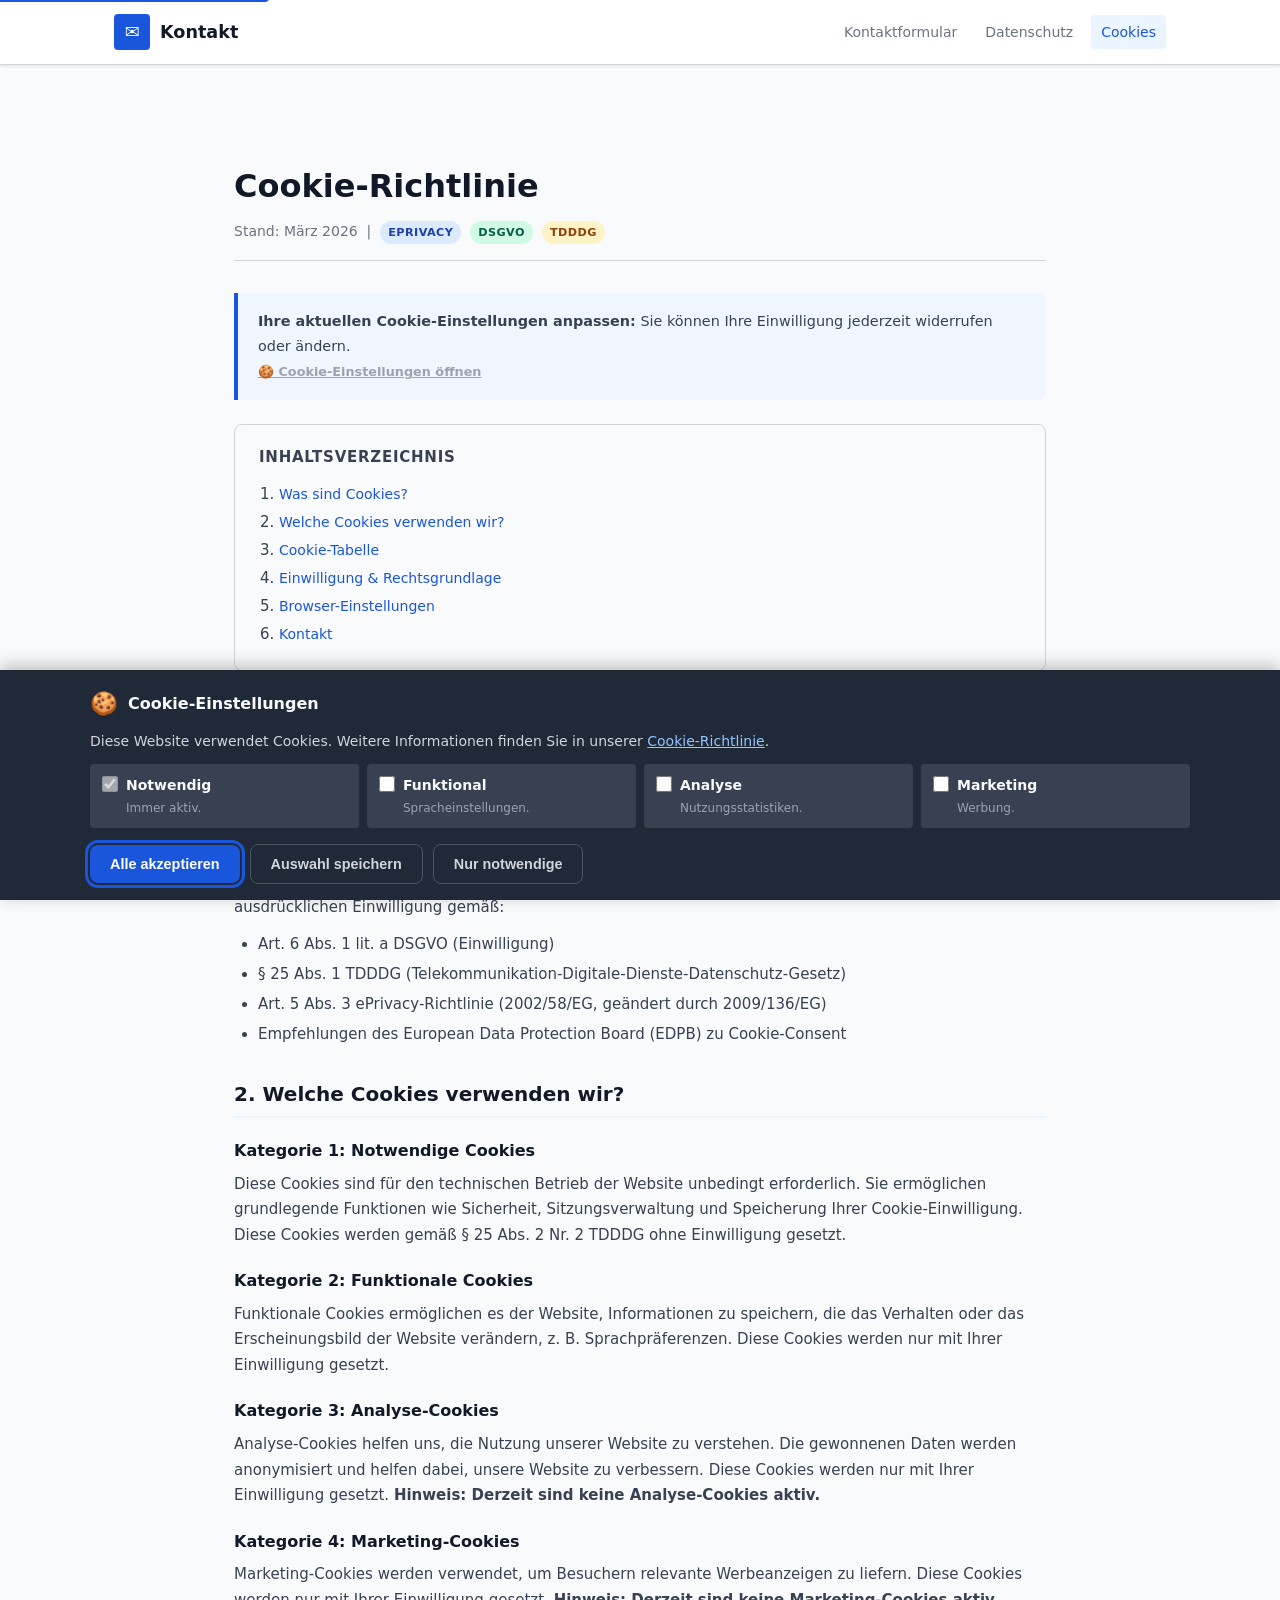
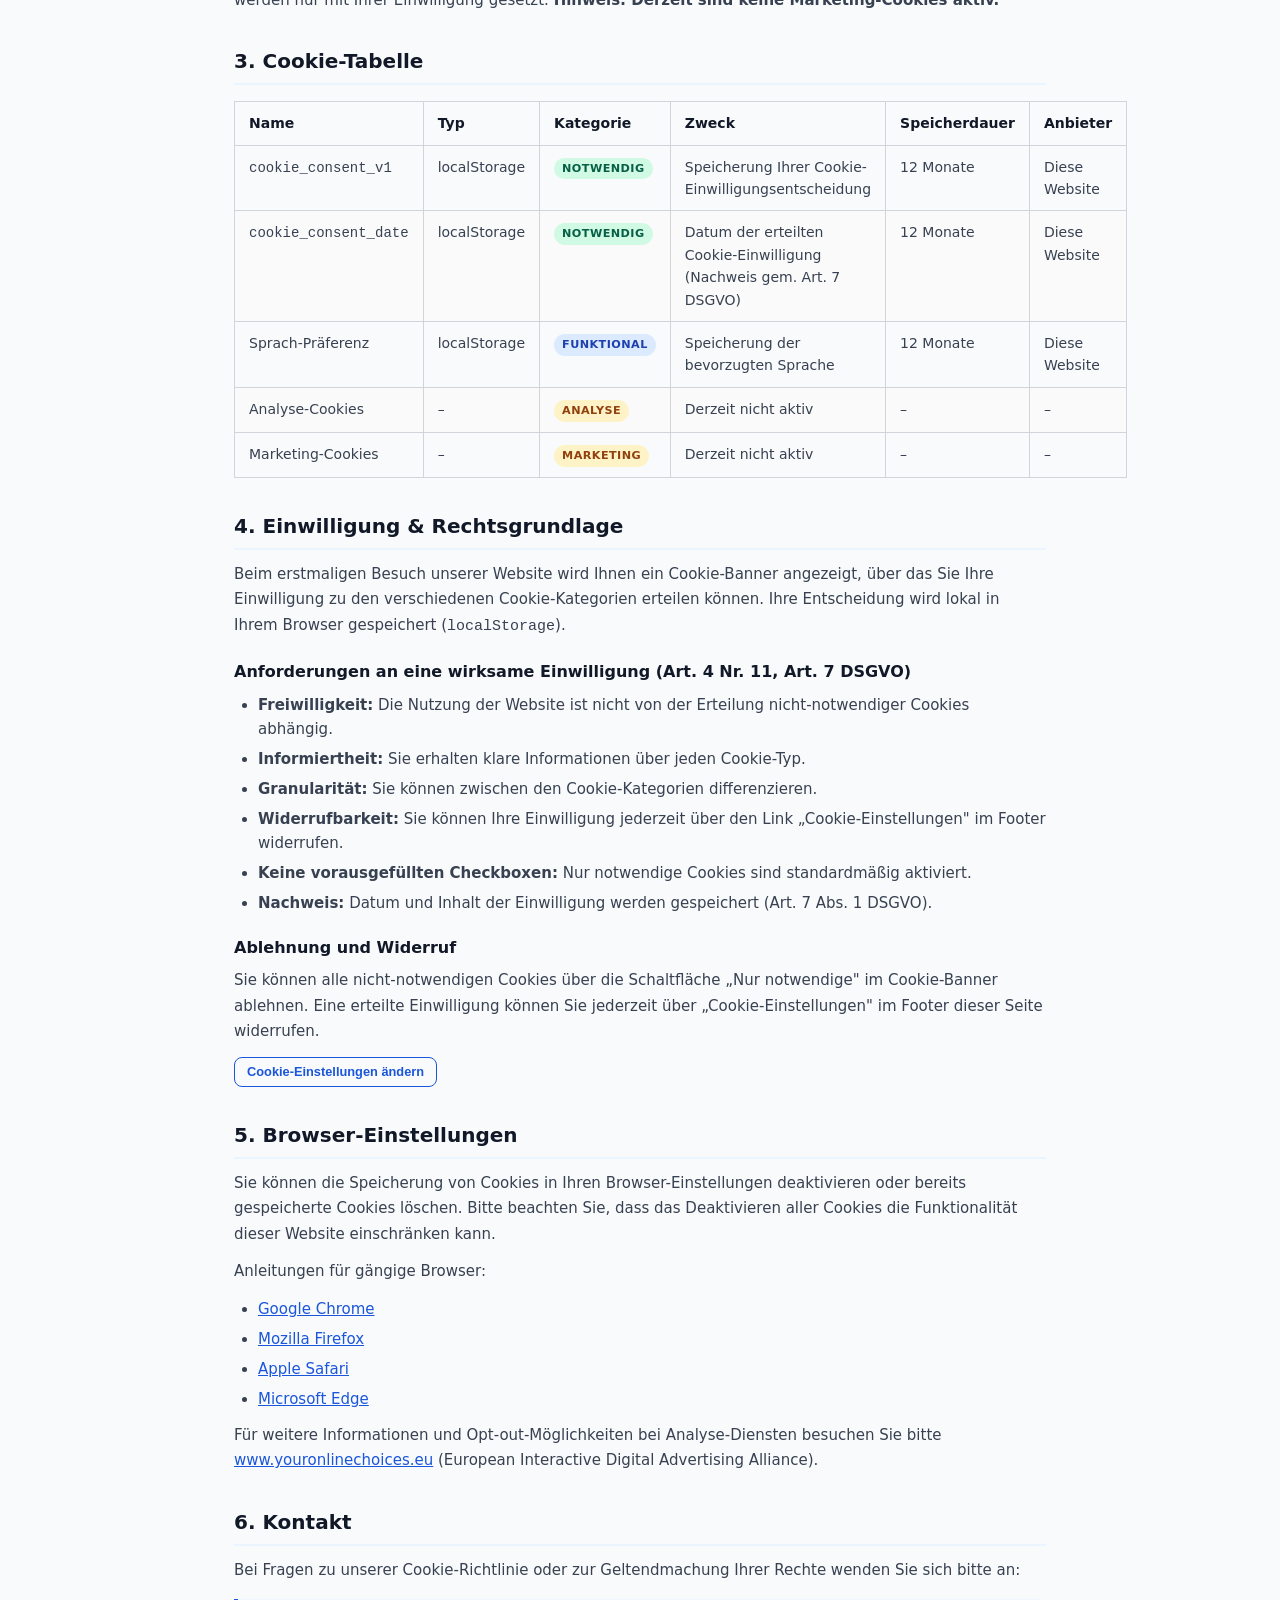
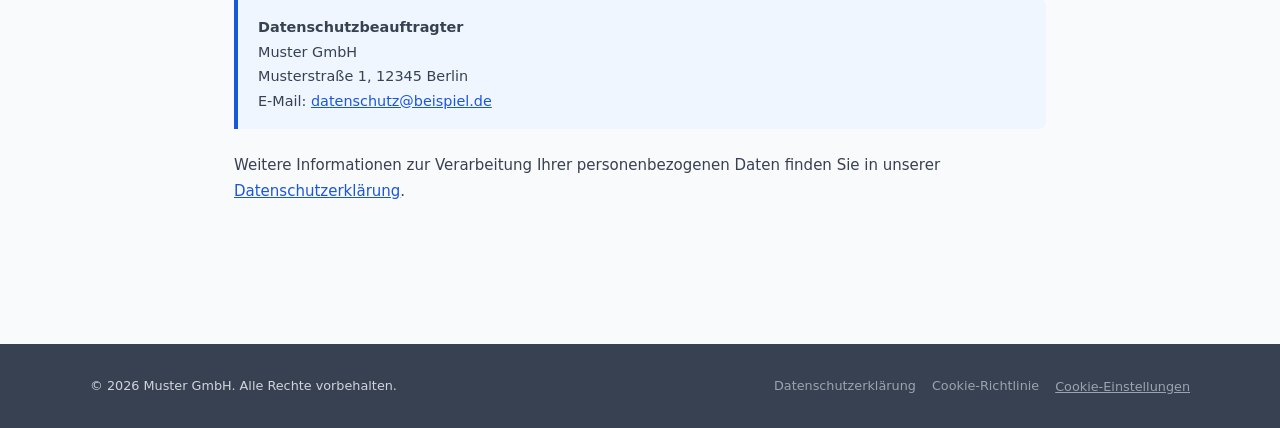
<file: pages/cookies.html>
<!DOCTYPE html>
<html lang="de">
<head>
  <meta charset="UTF-8" />
  <meta name="viewport" content="width=device-width, initial-scale=1.0" />
  <meta name="description" content="Cookie-Richtlinie – Welche Cookies wir verwenden und wie Sie Ihre Einstellungen verwalten." />
  <meta name="robots" content="index, follow" />
  <meta name="referrer" content="strict-origin-when-cross-origin" />
  <meta http-equiv="Content-Security-Policy"
        content="default-src 'self'; script-src 'self'; style-src 'self'; img-src 'self' data:; form-action 'self'; frame-ancestors 'none';" />
  <meta http-equiv="X-Content-Type-Options" content="nosniff" />
  <meta http-equiv="X-Frame-Options" content="DENY" />
  <!-- Canonical URL for custom domain -->
  <link rel="canonical" href="https://github.pavlicsek.de/pages/cookies.html" />
  <!-- Open Graph / Social -->
  <meta property="og:type" content="website" />
  <meta property="og:url" content="https://github.pavlicsek.de/pages/cookies.html" />
  <meta property="og:title" content="Cookie-Richtlinie" />
  <meta property="og:description" content="Cookie-Richtlinie – Welche Cookies wir verwenden und wie Sie Ihre Einstellungen verwalten." />
  <title>Cookie-Richtlinie</title>
  <link rel="stylesheet" href="../assets/style.css" />
</head>
<body>

  <a class="skip-link" href="#main-content">Zum Hauptinhalt springen</a>

  <!-- Cookie Banner -->
  <div id="cookie-banner" role="dialog" aria-modal="true" aria-labelledby="cookie-banner-title" hidden>
    <div class="cookie-banner__inner">
      <div class="cookie-banner__header">
        <span class="cookie-banner__icon" aria-hidden="true">🍪</span>
        <h2 class="cookie-banner__title" id="cookie-banner-title">Cookie-Einstellungen</h2>
      </div>
      <div class="cookie-banner__body">
        <p>Diese Website verwendet Cookies. Weitere Informationen finden Sie in unserer <a href="cookies.html">Cookie-Richtlinie</a>.</p>
        <div class="cookie-categories" role="group" aria-label="Cookie-Kategorien">
          <div class="cookie-category">
            <label><input type="checkbox" id="cookie-cat-necessary" checked disabled />
              <span><span class="cookie-category__name">Notwendig</span>
              <span class="cookie-category__desc">Immer aktiv.</span></span></label>
          </div>
          <div class="cookie-category">
            <label><input type="checkbox" id="cookie-cat-functional" />
              <span><span class="cookie-category__name">Funktional</span>
              <span class="cookie-category__desc">Spracheinstellungen.</span></span></label>
          </div>
          <div class="cookie-category">
            <label><input type="checkbox" id="cookie-cat-analytics" />
              <span><span class="cookie-category__name">Analyse</span>
              <span class="cookie-category__desc">Nutzungsstatistiken.</span></span></label>
          </div>
          <div class="cookie-category">
            <label><input type="checkbox" id="cookie-cat-marketing" />
              <span><span class="cookie-category__name">Marketing</span>
              <span class="cookie-category__desc">Werbung.</span></span></label>
          </div>
        </div>
        <div class="cookie-banner__actions">
          <button id="cookie-accept-all" class="btn btn--primary" type="button">Alle akzeptieren</button>
          <button id="cookie-save-choices" class="btn btn--secondary" type="button">Auswahl speichern</button>
          <button id="cookie-reject-non-essential" class="btn btn--secondary" type="button">Nur notwendige</button>
        </div>
      </div>
    </div>
  </div>

  <header class="site-header" role="banner">
    <div class="site-header__inner">
      <a href="../index.html" class="site-header__logo" aria-label="Startseite">
        <div class="site-header__logo-icon" aria-hidden="true">✉</div>
        <span>Kontakt</span>
      </a>
      <nav class="site-nav" aria-label="Hauptnavigation">
        <a href="../index.html">Kontaktformular</a>
        <a href="privacy.html">Datenschutz</a>
        <a href="cookies.html" class="active" aria-current="page">Cookies</a>
      </nav>
    </div>
  </header>

  <main id="main-content">
    <article class="static-page">

      <h1>Cookie-Richtlinie</h1>
      <p class="last-updated">
        Stand: März 2026 &nbsp;|&nbsp;
        <span class="badge badge--blue">ePrivacy</span>&nbsp;
        <span class="badge badge--green">DSGVO</span>&nbsp;
        <span class="badge badge--yellow">TDDDG</span>
      </p>

      <!-- Live-Einstellungen -->
      <div class="highlight-box" style="margin-bottom:32px;">
        <p>
          <strong>Ihre aktuellen Cookie-Einstellungen anpassen:</strong>
          Sie können Ihre Einwilligung jederzeit widerrufen oder ändern.
        </p>
        <div style="margin-top:12px;">
          <button id="cookie-settings-trigger" class="btn btn--outline btn--sm" type="button">
            🍪 Cookie-Einstellungen öffnen
          </button>
        </div>
      </div>

      <!-- Table of Contents -->
      <nav class="toc" aria-label="Inhaltsverzeichnis">
        <p class="toc__title">Inhaltsverzeichnis</p>
        <ol>
          <li><a href="#was-sind-cookies">Was sind Cookies?</a></li>
          <li><a href="#welche-cookies">Welche Cookies verwenden wir?</a></li>
          <li><a href="#cookie-tabelle">Cookie-Tabelle</a></li>
          <li><a href="#consent">Einwilligung &amp; Rechtsgrundlage</a></li>
          <li><a href="#browser-einstellungen">Browser-Einstellungen</a></li>
          <li><a href="#kontakt">Kontakt</a></li>
        </ol>
      </nav>

      <!-- 1. Was sind Cookies? -->
      <section id="was-sind-cookies">
        <h2>1. Was sind Cookies?</h2>
        <p>
          Cookies sind kleine Textdateien, die beim Besuch einer Website von Ihrem Browser auf
          Ihrem Endgerät gespeichert werden. Sie enthalten Informationen, die beim nächsten Besuch
          der Website wieder abgerufen werden können. Neben klassischen Cookies setzen wir auch
          <strong>localStorage</strong> und <strong>sessionStorage</strong> ein (ähnliche
          Technologien im Sinne des § 25 TDDDG / Art. 5 Abs. 3 ePrivacy-Richtlinie).
        </p>
        <p>
          Der Einsatz von Cookies, die nicht zwingend technisch notwendig sind, erfolgt
          ausschließlich mit Ihrer ausdrücklichen Einwilligung gemäß:
        </p>
        <ul>
          <li>Art. 6 Abs. 1 lit. a DSGVO (Einwilligung)</li>
          <li>§ 25 Abs. 1 TDDDG (Telekommunikation-Digitale-Dienste-Datenschutz-Gesetz)</li>
          <li>Art. 5 Abs. 3 ePrivacy-Richtlinie (2002/58/EG, geändert durch 2009/136/EG)</li>
          <li>Empfehlungen des European Data Protection Board (EDPB) zu Cookie-Consent</li>
        </ul>
      </section>

      <!-- 2. Welche Cookies -->
      <section id="welche-cookies">
        <h2>2. Welche Cookies verwenden wir?</h2>

        <h3>Kategorie 1: Notwendige Cookies</h3>
        <p>
          Diese Cookies sind für den technischen Betrieb der Website unbedingt erforderlich.
          Sie ermöglichen grundlegende Funktionen wie Sicherheit, Sitzungsverwaltung und
          Speicherung Ihrer Cookie-Einwilligung. Diese Cookies werden gemäß § 25 Abs. 2 Nr. 2 TDDDG
          ohne Einwilligung gesetzt.
        </p>

        <h3>Kategorie 2: Funktionale Cookies</h3>
        <p>
          Funktionale Cookies ermöglichen es der Website, Informationen zu speichern, die das
          Verhalten oder das Erscheinungsbild der Website verändern, z.&nbsp;B. Sprachpräferenzen.
          Diese Cookies werden nur mit Ihrer Einwilligung gesetzt.
        </p>

        <h3>Kategorie 3: Analyse-Cookies</h3>
        <p>
          Analyse-Cookies helfen uns, die Nutzung unserer Website zu verstehen. Die gewonnenen
          Daten werden anonymisiert und helfen dabei, unsere Website zu verbessern. Diese Cookies
          werden nur mit Ihrer Einwilligung gesetzt.
          <strong>Hinweis: Derzeit sind keine Analyse-Cookies aktiv.</strong>
        </p>

        <h3>Kategorie 4: Marketing-Cookies</h3>
        <p>
          Marketing-Cookies werden verwendet, um Besuchern relevante Werbeanzeigen zu liefern.
          Diese Cookies werden nur mit Ihrer Einwilligung gesetzt.
          <strong>Hinweis: Derzeit sind keine Marketing-Cookies aktiv.</strong>
        </p>
      </section>

      <!-- 3. Cookie-Tabelle -->
      <section id="cookie-tabelle">
        <h2>3. Cookie-Tabelle</h2>
        <table>
          <thead>
            <tr>
              <th>Name</th>
              <th>Typ</th>
              <th>Kategorie</th>
              <th>Zweck</th>
              <th>Speicherdauer</th>
              <th>Anbieter</th>
            </tr>
          </thead>
          <tbody>
            <tr>
              <td><code>cookie_consent_v1</code></td>
              <td>localStorage</td>
              <td><span class="badge badge--green">Notwendig</span></td>
              <td>Speicherung Ihrer Cookie-Einwilligungsentscheidung</td>
              <td>12 Monate</td>
              <td>Diese Website</td>
            </tr>
            <tr>
              <td><code>cookie_consent_date</code></td>
              <td>localStorage</td>
              <td><span class="badge badge--green">Notwendig</span></td>
              <td>Datum der erteilten Cookie-Einwilligung (Nachweis gem. Art. 7 DSGVO)</td>
              <td>12 Monate</td>
              <td>Diese Website</td>
            </tr>
            <tr>
              <td>Sprach-Präferenz</td>
              <td>localStorage</td>
              <td><span class="badge badge--blue">Funktional</span></td>
              <td>Speicherung der bevorzugten Sprache</td>
              <td>12 Monate</td>
              <td>Diese Website</td>
            </tr>
            <tr>
              <td>Analyse-Cookies</td>
              <td>–</td>
              <td><span class="badge badge--yellow">Analyse</span></td>
              <td>Derzeit nicht aktiv</td>
              <td>–</td>
              <td>–</td>
            </tr>
            <tr>
              <td>Marketing-Cookies</td>
              <td>–</td>
              <td><span class="badge badge--yellow">Marketing</span></td>
              <td>Derzeit nicht aktiv</td>
              <td>–</td>
              <td>–</td>
            </tr>
          </tbody>
        </table>
      </section>

      <!-- 4. Einwilligung -->
      <section id="consent">
        <h2>4. Einwilligung &amp; Rechtsgrundlage</h2>
        <p>
          Beim erstmaligen Besuch unserer Website wird Ihnen ein Cookie-Banner angezeigt, über das
          Sie Ihre Einwilligung zu den verschiedenen Cookie-Kategorien erteilen können. Ihre
          Entscheidung wird lokal in Ihrem Browser gespeichert (<code>localStorage</code>).
        </p>
        <h3>Anforderungen an eine wirksame Einwilligung (Art. 4 Nr. 11, Art. 7 DSGVO)</h3>
        <ul>
          <li><strong>Freiwilligkeit:</strong> Die Nutzung der Website ist nicht von der Erteilung nicht-notwendiger Cookies abhängig.</li>
          <li><strong>Informiertheit:</strong> Sie erhalten klare Informationen über jeden Cookie-Typ.</li>
          <li><strong>Granularität:</strong> Sie können zwischen den Cookie-Kategorien differenzieren.</li>
          <li><strong>Widerrufbarkeit:</strong> Sie können Ihre Einwilligung jederzeit über den Link „Cookie-Einstellungen" im Footer widerrufen.</li>
          <li><strong>Keine vorausgefüllten Checkboxen:</strong> Nur notwendige Cookies sind standardmäßig aktiviert.</li>
          <li><strong>Nachweis:</strong> Datum und Inhalt der Einwilligung werden gespeichert (Art. 7 Abs. 1 DSGVO).</li>
        </ul>
        <h3>Ablehnung und Widerruf</h3>
        <p>
          Sie können alle nicht-notwendigen Cookies über die Schaltfläche „Nur notwendige" im
          Cookie-Banner ablehnen. Eine erteilte Einwilligung können Sie jederzeit über
          „Cookie-Einstellungen" im Footer dieser Seite widerrufen.
        </p>
        <div style="margin-top:16px;">
          <button id="cookie-settings-trigger-2" class="btn btn--outline btn--sm" type="button"
                  onclick="document.getElementById('cookie-settings-trigger').click()">
            Cookie-Einstellungen ändern
          </button>
        </div>
      </section>

      <!-- 5. Browser-Einstellungen -->
      <section id="browser-einstellungen">
        <h2>5. Browser-Einstellungen</h2>
        <p>
          Sie können die Speicherung von Cookies in Ihren Browser-Einstellungen deaktivieren oder
          bereits gespeicherte Cookies löschen. Bitte beachten Sie, dass das Deaktivieren aller
          Cookies die Funktionalität dieser Website einschränken kann.
        </p>
        <p>Anleitungen für gängige Browser:</p>
        <ul>
          <li>
            <a href="https://support.google.com/chrome/answer/95647" target="_blank" rel="noopener noreferrer">
              Google Chrome
            </a>
          </li>
          <li>
            <a href="https://support.mozilla.org/de/kb/cookies-erlauben-und-ablehnen" target="_blank" rel="noopener noreferrer">
              Mozilla Firefox
            </a>
          </li>
          <li>
            <a href="https://support.apple.com/de-de/guide/safari/sfri11471/mac" target="_blank" rel="noopener noreferrer">
              Apple Safari
            </a>
          </li>
          <li>
            <a href="https://support.microsoft.com/de-de/windows/cookies-in-microsoft-edge-löschen-63947406-40ac-c3b8-57b9-2a946a29ae09" target="_blank" rel="noopener noreferrer">
              Microsoft Edge
            </a>
          </li>
        </ul>
        <p>
          Für weitere Informationen und Opt-out-Möglichkeiten bei Analyse-Diensten besuchen Sie
          bitte
          <a href="https://www.youronlinechoices.eu" target="_blank" rel="noopener noreferrer">www.youronlinechoices.eu</a>
          (European Interactive Digital Advertising Alliance).
        </p>
      </section>

      <!-- 6. Kontakt -->
      <section id="kontakt">
        <h2>6. Kontakt</h2>
        <p>
          Bei Fragen zu unserer Cookie-Richtlinie oder zur Geltendmachung Ihrer Rechte wenden Sie
          sich bitte an:
        </p>
        <div class="highlight-box">
          <p>
            <strong>Datenschutzbeauftragter</strong><br />
            Muster GmbH<br />
            Musterstraße 1, 12345 Berlin<br />
            E-Mail: <a href="mailto:datenschutz@beispiel.de">datenschutz@beispiel.de</a>
          </p>
        </div>
        <p>
          Weitere Informationen zur Verarbeitung Ihrer personenbezogenen Daten finden Sie in unserer
          <a href="privacy.html">Datenschutzerklärung</a>.
        </p>
      </section>

    </article>
  </main>

  <footer class="site-footer" role="contentinfo">
    <div class="site-footer__inner">
      <p class="site-footer__copy">
        © <span id="footer-year"></span> Muster GmbH. Alle Rechte vorbehalten.
      </p>
      <nav class="site-footer__links" aria-label="Footer-Navigation">
        <a href="privacy.html">Datenschutzerklärung</a>
        <a href="cookies.html">Cookie-Richtlinie</a>
        <button id="cookie-settings-trigger" type="button" aria-label="Cookie-Einstellungen öffnen">
          Cookie-Einstellungen
        </button>
      </nav>
    </div>
  </footer>

  <script src="../assets/script.js"></script>
  <script>document.getElementById('footer-year').textContent = new Date().getFullYear();</script>
</body>
</html>
</file>
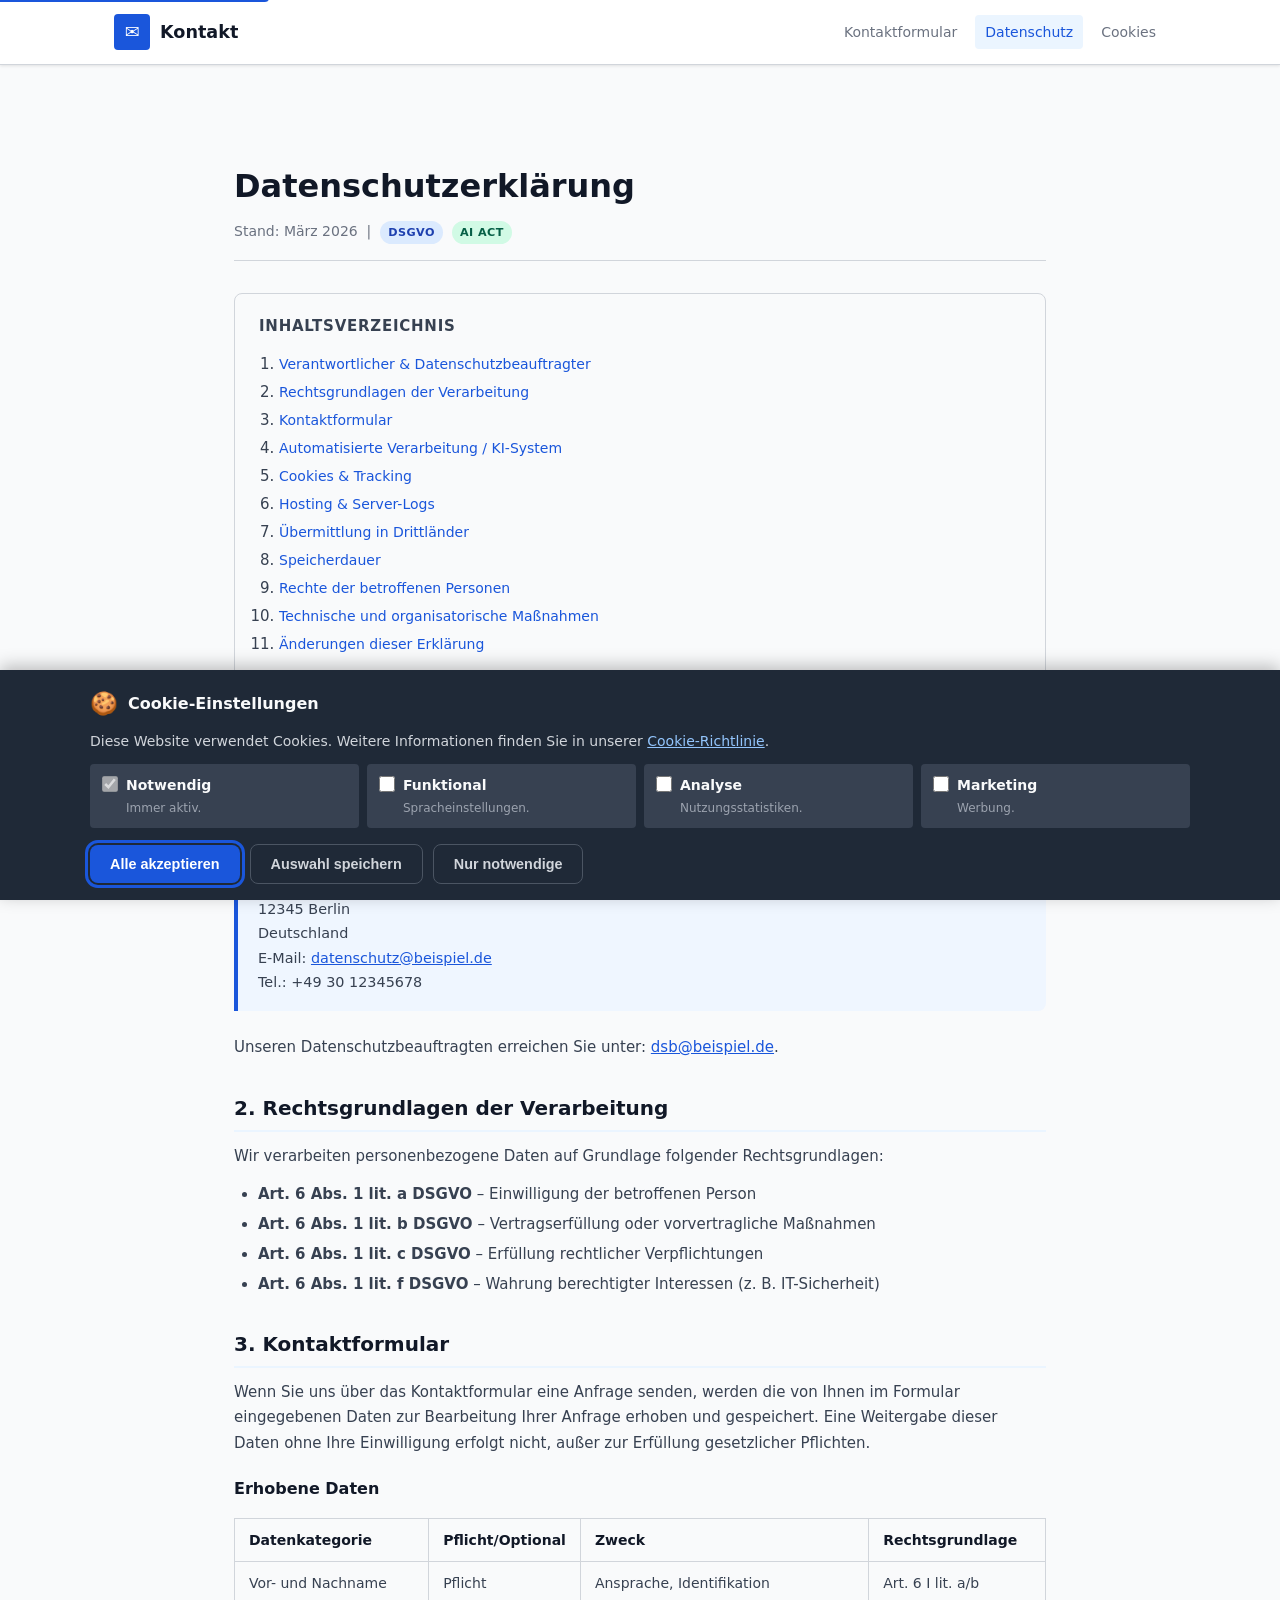
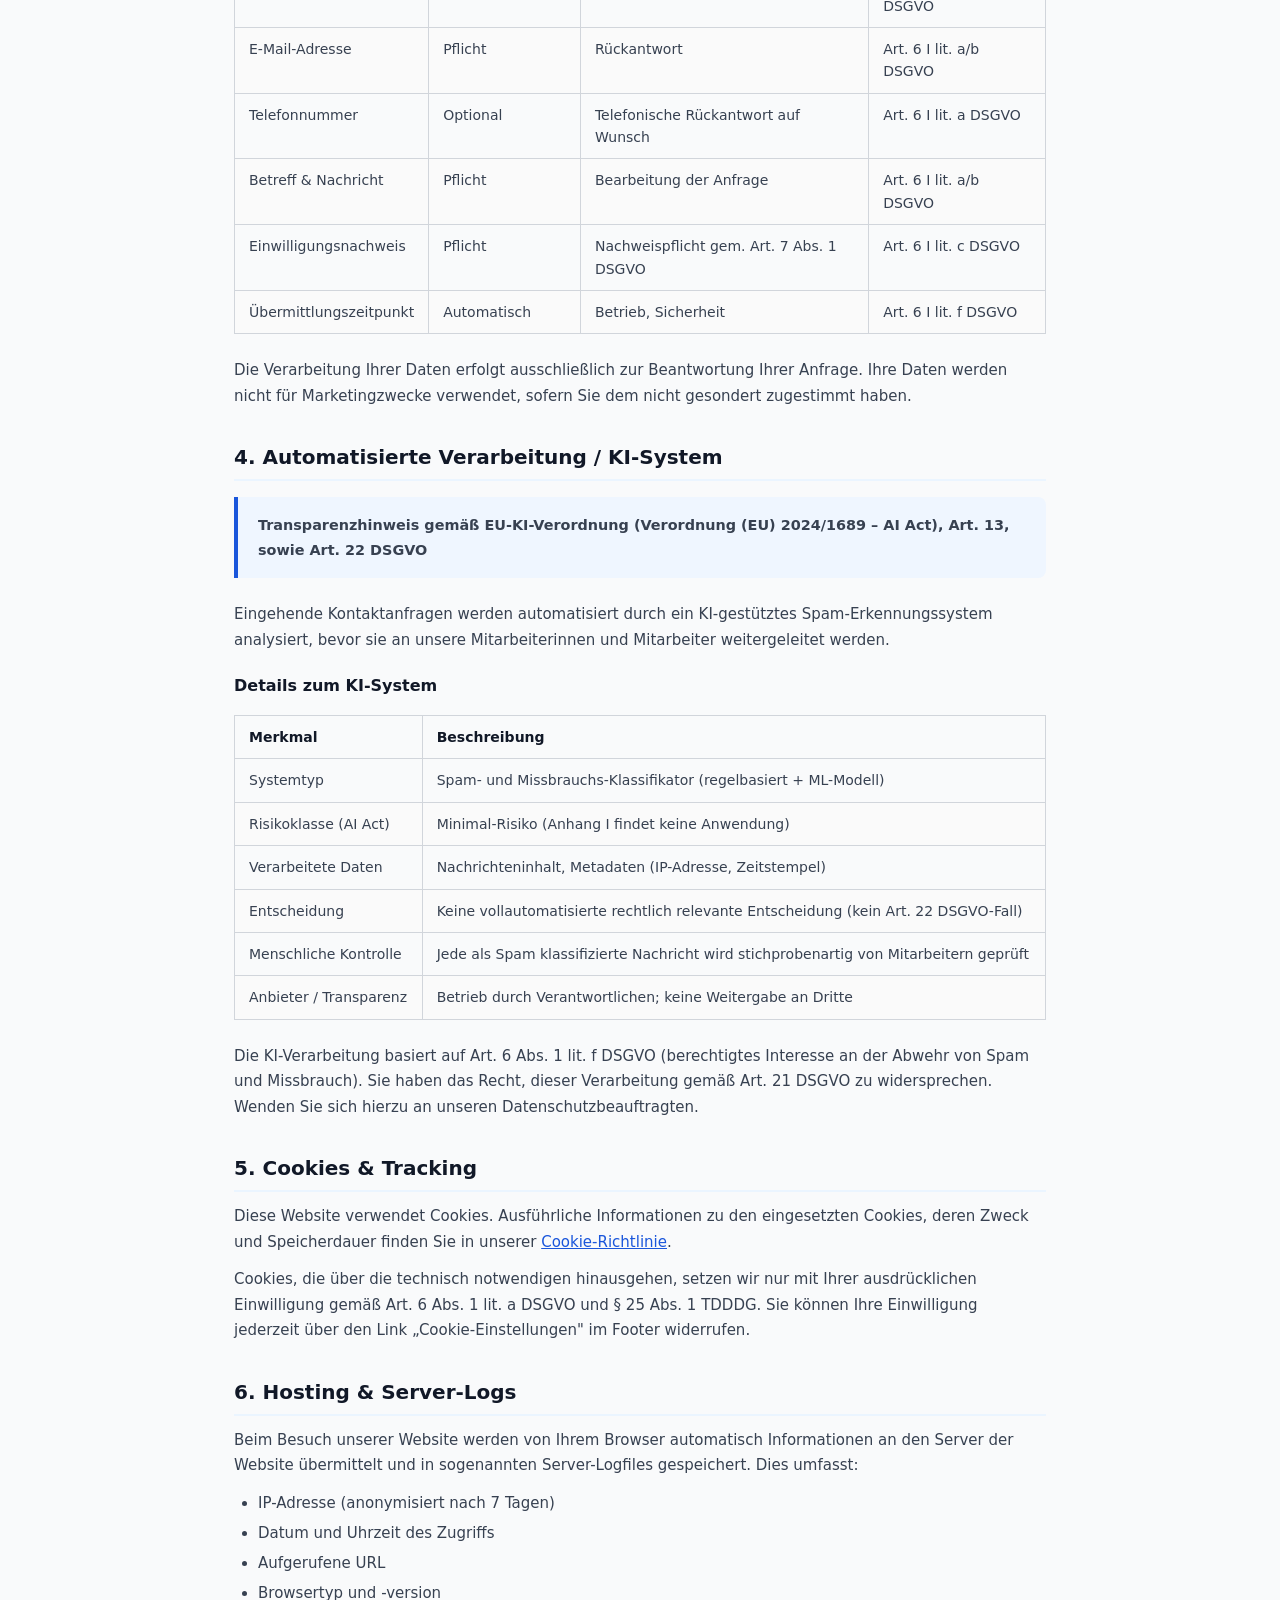
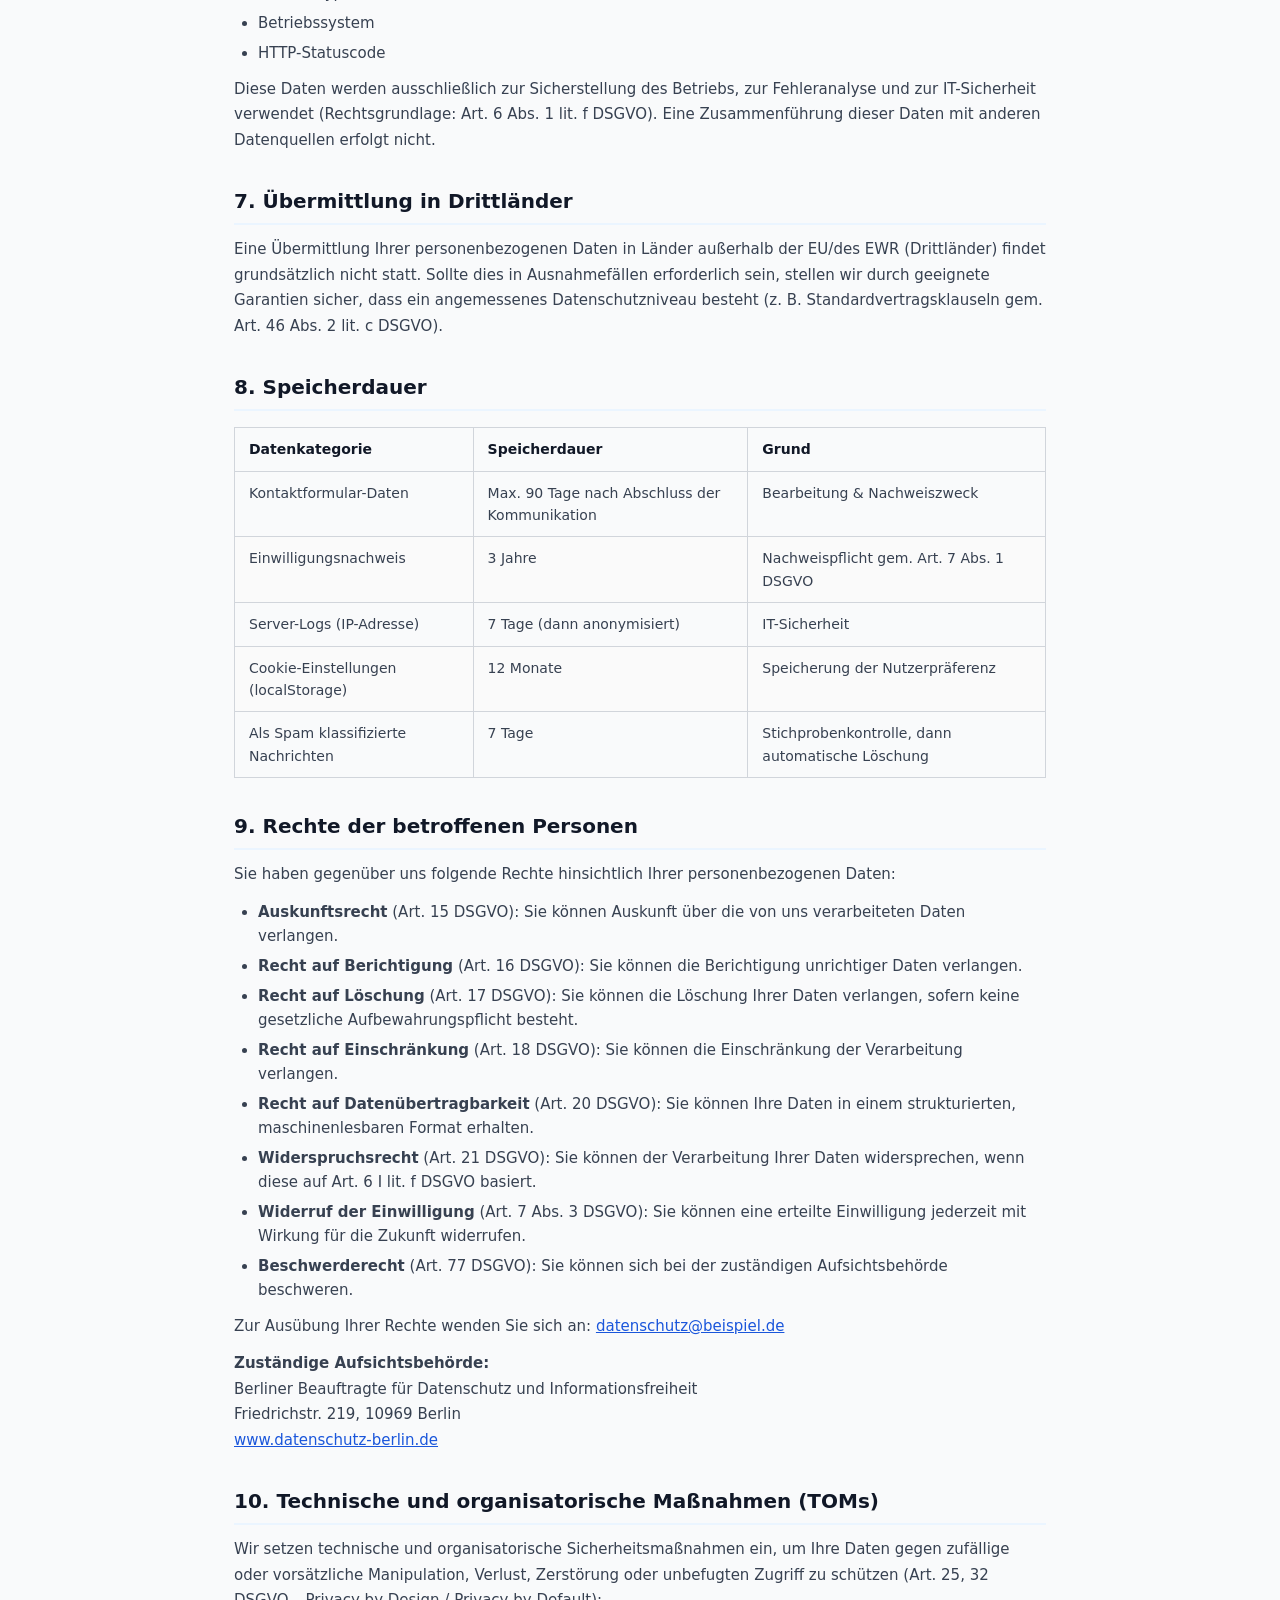
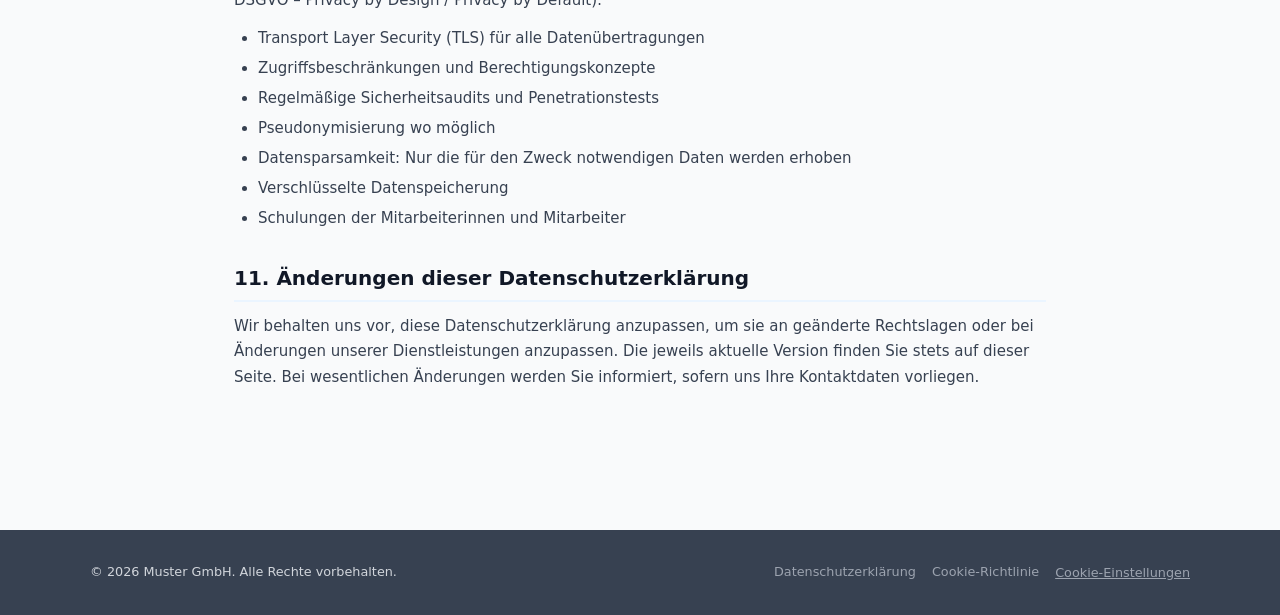
<file: pages/privacy.html>
<!DOCTYPE html>
<html lang="de">
<head>
  <meta charset="UTF-8" />
  <meta name="viewport" content="width=device-width, initial-scale=1.0" />
  <meta name="description" content="Datenschutzerklärung gemäß DSGVO – Informationen zur Verarbeitung personenbezogener Daten." />
  <meta name="robots" content="index, follow" />
  <meta name="referrer" content="strict-origin-when-cross-origin" />
  <meta http-equiv="Content-Security-Policy"
        content="default-src 'self'; script-src 'self'; style-src 'self'; img-src 'self' data:; form-action 'self'; frame-ancestors 'none';" />
  <meta http-equiv="X-Content-Type-Options" content="nosniff" />
  <meta http-equiv="X-Frame-Options" content="DENY" />
  <!-- Canonical URL for custom domain -->
  <link rel="canonical" href="https://github.pavlicsek.de/pages/privacy.html" />
  <!-- Open Graph / Social -->
  <meta property="og:type" content="website" />
  <meta property="og:url" content="https://github.pavlicsek.de/pages/privacy.html" />
  <meta property="og:title" content="Datenschutzerklärung – DSGVO-konform" />
  <meta property="og:description" content="Datenschutzerklärung gemäß DSGVO – Informationen zur Verarbeitung personenbezogener Daten." />
  <title>Datenschutzerklärung – DSGVO-konform</title>
  <link rel="stylesheet" href="../assets/style.css" />
</head>
<body>

  <a class="skip-link" href="#main-content">Zum Hauptinhalt springen</a>

  <!-- Cookie Banner (same as index) -->
  <div id="cookie-banner" role="dialog" aria-modal="true" aria-labelledby="cookie-banner-title" hidden>
    <div class="cookie-banner__inner">
      <div class="cookie-banner__header">
        <span class="cookie-banner__icon" aria-hidden="true">🍪</span>
        <h2 class="cookie-banner__title" id="cookie-banner-title">Cookie-Einstellungen</h2>
      </div>
      <div class="cookie-banner__body">
        <p>
          Diese Website verwendet Cookies. Weitere Informationen finden Sie in unserer
          <a href="cookies.html">Cookie-Richtlinie</a>.
        </p>
        <div class="cookie-categories" role="group" aria-label="Cookie-Kategorien">
          <div class="cookie-category">
            <label><input type="checkbox" id="cookie-cat-necessary" checked disabled />
              <span><span class="cookie-category__name">Notwendig</span>
              <span class="cookie-category__desc">Immer aktiv.</span></span></label>
          </div>
          <div class="cookie-category">
            <label><input type="checkbox" id="cookie-cat-functional" />
              <span><span class="cookie-category__name">Funktional</span>
              <span class="cookie-category__desc">Spracheinstellungen.</span></span></label>
          </div>
          <div class="cookie-category">
            <label><input type="checkbox" id="cookie-cat-analytics" />
              <span><span class="cookie-category__name">Analyse</span>
              <span class="cookie-category__desc">Nutzungsstatistiken.</span></span></label>
          </div>
          <div class="cookie-category">
            <label><input type="checkbox" id="cookie-cat-marketing" />
              <span><span class="cookie-category__name">Marketing</span>
              <span class="cookie-category__desc">Werbung.</span></span></label>
          </div>
        </div>
        <div class="cookie-banner__actions">
          <button id="cookie-accept-all" class="btn btn--primary" type="button">Alle akzeptieren</button>
          <button id="cookie-save-choices" class="btn btn--secondary" type="button">Auswahl speichern</button>
          <button id="cookie-reject-non-essential" class="btn btn--secondary" type="button">Nur notwendige</button>
        </div>
      </div>
    </div>
  </div>

  <header class="site-header" role="banner">
    <div class="site-header__inner">
      <a href="../index.html" class="site-header__logo" aria-label="Startseite">
        <div class="site-header__logo-icon" aria-hidden="true">✉</div>
        <span>Kontakt</span>
      </a>
      <nav class="site-nav" aria-label="Hauptnavigation">
        <a href="../index.html">Kontaktformular</a>
        <a href="privacy.html" class="active" aria-current="page">Datenschutz</a>
        <a href="cookies.html">Cookies</a>
      </nav>
    </div>
  </header>

  <main id="main-content">
    <article class="static-page">

      <h1>Datenschutzerklärung</h1>
      <p class="last-updated">
        Stand: März 2026 &nbsp;|&nbsp;
        <span class="badge badge--blue">DSGVO</span>&nbsp;
        <span class="badge badge--green">AI Act</span>
      </p>

      <!-- Table of Contents -->
      <nav class="toc" aria-label="Inhaltsverzeichnis">
        <p class="toc__title">Inhaltsverzeichnis</p>
        <ol>
          <li><a href="#verantwortlicher">Verantwortlicher &amp; Datenschutzbeauftragter</a></li>
          <li><a href="#rechtsgrundlagen">Rechtsgrundlagen der Verarbeitung</a></li>
          <li><a href="#kontaktformular">Kontaktformular</a></li>
          <li><a href="#ki-verarbeitung">Automatisierte Verarbeitung / KI-System</a></li>
          <li><a href="#cookies">Cookies &amp; Tracking</a></li>
          <li><a href="#hosting">Hosting &amp; Server-Logs</a></li>
          <li><a href="#drittlaender">Übermittlung in Drittländer</a></li>
          <li><a href="#speicherdauer">Speicherdauer</a></li>
          <li><a href="#betroffenenrechte">Rechte der betroffenen Personen</a></li>
          <li><a href="#sicherheit">Technische und organisatorische Maßnahmen</a></li>
          <li><a href="#aenderungen">Änderungen dieser Erklärung</a></li>
        </ol>
      </nav>

      <!-- 1. Verantwortlicher -->
      <section id="verantwortlicher">
        <h2>1. Verantwortlicher &amp; Datenschutzbeauftragter</h2>
        <p>
          Verantwortlicher im Sinne der Datenschutz-Grundverordnung (DSGVO) sowie anderer
          nationaler Datenschutzgesetze und sonstiger datenschutzrechtlicher Bestimmungen ist:
        </p>
        <div class="highlight-box">
          <p>
            <strong>Muster GmbH</strong><br />
            Musterstraße 1<br />
            12345 Berlin<br />
            Deutschland<br />
            E-Mail: <a href="mailto:datenschutz@beispiel.de">datenschutz@beispiel.de</a><br />
            Tel.: +49 30 12345678
          </p>
        </div>
        <p>
          Unseren Datenschutzbeauftragten erreichen Sie unter:
          <a href="mailto:dsb@beispiel.de">dsb@beispiel.de</a>.
        </p>
      </section>

      <!-- 2. Rechtsgrundlagen -->
      <section id="rechtsgrundlagen">
        <h2>2. Rechtsgrundlagen der Verarbeitung</h2>
        <p>Wir verarbeiten personenbezogene Daten auf Grundlage folgender Rechtsgrundlagen:</p>
        <ul>
          <li><strong>Art. 6 Abs. 1 lit. a DSGVO</strong> – Einwilligung der betroffenen Person</li>
          <li><strong>Art. 6 Abs. 1 lit. b DSGVO</strong> – Vertragserfüllung oder vorvertragliche Maßnahmen</li>
          <li><strong>Art. 6 Abs. 1 lit. c DSGVO</strong> – Erfüllung rechtlicher Verpflichtungen</li>
          <li><strong>Art. 6 Abs. 1 lit. f DSGVO</strong> – Wahrung berechtigter Interessen (z.&nbsp;B. IT-Sicherheit)</li>
        </ul>
      </section>

      <!-- 3. Kontaktformular -->
      <section id="kontaktformular">
        <h2>3. Kontaktformular</h2>
        <p>
          Wenn Sie uns über das Kontaktformular eine Anfrage senden, werden die von Ihnen im
          Formular eingegebenen Daten zur Bearbeitung Ihrer Anfrage erhoben und gespeichert.
          Eine Weitergabe dieser Daten ohne Ihre Einwilligung erfolgt nicht, außer zur Erfüllung
          gesetzlicher Pflichten.
        </p>
        <h3>Erhobene Daten</h3>
        <table>
          <thead>
            <tr>
              <th>Datenkategorie</th>
              <th>Pflicht/Optional</th>
              <th>Zweck</th>
              <th>Rechtsgrundlage</th>
            </tr>
          </thead>
          <tbody>
            <tr>
              <td>Vor- und Nachname</td>
              <td>Pflicht</td>
              <td>Ansprache, Identifikation</td>
              <td>Art. 6 I lit. a/b DSGVO</td>
            </tr>
            <tr>
              <td>E-Mail-Adresse</td>
              <td>Pflicht</td>
              <td>Rückantwort</td>
              <td>Art. 6 I lit. a/b DSGVO</td>
            </tr>
            <tr>
              <td>Telefonnummer</td>
              <td>Optional</td>
              <td>Telefonische Rückantwort auf Wunsch</td>
              <td>Art. 6 I lit. a DSGVO</td>
            </tr>
            <tr>
              <td>Betreff &amp; Nachricht</td>
              <td>Pflicht</td>
              <td>Bearbeitung der Anfrage</td>
              <td>Art. 6 I lit. a/b DSGVO</td>
            </tr>
            <tr>
              <td>Einwilligungsnachweis</td>
              <td>Pflicht</td>
              <td>Nachweispflicht gem. Art. 7 Abs. 1 DSGVO</td>
              <td>Art. 6 I lit. c DSGVO</td>
            </tr>
            <tr>
              <td>Übermittlungszeitpunkt</td>
              <td>Automatisch</td>
              <td>Betrieb, Sicherheit</td>
              <td>Art. 6 I lit. f DSGVO</td>
            </tr>
          </tbody>
        </table>
        <p>
          Die Verarbeitung Ihrer Daten erfolgt ausschließlich zur Beantwortung Ihrer Anfrage.
          Ihre Daten werden nicht für Marketingzwecke verwendet, sofern Sie dem nicht gesondert
          zugestimmt haben.
        </p>
      </section>

      <!-- 4. KI-Verarbeitung (AI Act) -->
      <section id="ki-verarbeitung">
        <h2>4. Automatisierte Verarbeitung / KI-System</h2>
        <div class="highlight-box">
          <p>
            <strong>Transparenzhinweis gemäß EU-KI-Verordnung (Verordnung (EU) 2024/1689 – AI Act),
            Art. 13, sowie Art. 22 DSGVO</strong>
          </p>
        </div>
        <p>
          Eingehende Kontaktanfragen werden automatisiert durch ein KI-gestütztes
          Spam-Erkennungssystem analysiert, bevor sie an unsere Mitarbeiterinnen und Mitarbeiter
          weitergeleitet werden.
        </p>
        <h3>Details zum KI-System</h3>
        <table>
          <thead>
            <tr><th>Merkmal</th><th>Beschreibung</th></tr>
          </thead>
          <tbody>
            <tr>
              <td>Systemtyp</td>
              <td>Spam- und Missbrauchs-Klassifikator (regelbasiert + ML-Modell)</td>
            </tr>
            <tr>
              <td>Risikoklasse (AI Act)</td>
              <td>Minimal-Risiko (Anhang I findet keine Anwendung)</td>
            </tr>
            <tr>
              <td>Verarbeitete Daten</td>
              <td>Nachrichteninhalt, Metadaten (IP-Adresse, Zeitstempel)</td>
            </tr>
            <tr>
              <td>Entscheidung</td>
              <td>Keine vollautomatisierte rechtlich relevante Entscheidung (kein Art. 22 DSGVO-Fall)</td>
            </tr>
            <tr>
              <td>Menschliche Kontrolle</td>
              <td>Jede als Spam klassifizierte Nachricht wird stichprobenartig von Mitarbeitern geprüft</td>
            </tr>
            <tr>
              <td>Anbieter / Transparenz</td>
              <td>Betrieb durch Verantwortlichen; keine Weitergabe an Dritte</td>
            </tr>
          </tbody>
        </table>
        <p>
          Die KI-Verarbeitung basiert auf Art. 6 Abs. 1 lit. f DSGVO (berechtigtes Interesse an
          der Abwehr von Spam und Missbrauch). Sie haben das Recht, dieser Verarbeitung gemäß
          Art. 21 DSGVO zu widersprechen. Wenden Sie sich hierzu an unseren Datenschutzbeauftragten.
        </p>
      </section>

      <!-- 5. Cookies -->
      <section id="cookies">
        <h2>5. Cookies &amp; Tracking</h2>
        <p>
          Diese Website verwendet Cookies. Ausführliche Informationen zu den eingesetzten Cookies,
          deren Zweck und Speicherdauer finden Sie in unserer
          <a href="cookies.html">Cookie-Richtlinie</a>.
        </p>
        <p>
          Cookies, die über die technisch notwendigen hinausgehen, setzen wir nur mit Ihrer
          ausdrücklichen Einwilligung gemäß Art. 6 Abs. 1 lit. a DSGVO und § 25 Abs. 1 TDDDG.
          Sie können Ihre Einwilligung jederzeit über den Link „Cookie-Einstellungen" im Footer
          widerrufen.
        </p>
      </section>

      <!-- 6. Hosting -->
      <section id="hosting">
        <h2>6. Hosting &amp; Server-Logs</h2>
        <p>
          Beim Besuch unserer Website werden von Ihrem Browser automatisch Informationen an den
          Server der Website übermittelt und in sogenannten Server-Logfiles gespeichert. Dies umfasst:
        </p>
        <ul>
          <li>IP-Adresse (anonymisiert nach 7 Tagen)</li>
          <li>Datum und Uhrzeit des Zugriffs</li>
          <li>Aufgerufene URL</li>
          <li>Browsertyp und -version</li>
          <li>Betriebssystem</li>
          <li>HTTP-Statuscode</li>
        </ul>
        <p>
          Diese Daten werden ausschließlich zur Sicherstellung des Betriebs, zur Fehleranalyse und
          zur IT-Sicherheit verwendet (Rechtsgrundlage: Art. 6 Abs. 1 lit. f DSGVO).
          Eine Zusammenführung dieser Daten mit anderen Datenquellen erfolgt nicht.
        </p>
      </section>

      <!-- 7. Drittländer -->
      <section id="drittlaender">
        <h2>7. Übermittlung in Drittländer</h2>
        <p>
          Eine Übermittlung Ihrer personenbezogenen Daten in Länder außerhalb der EU/des EWR
          (Drittländer) findet grundsätzlich nicht statt. Sollte dies in Ausnahmefällen erforderlich
          sein, stellen wir durch geeignete Garantien sicher, dass ein angemessenes Datenschutzniveau
          besteht (z.&nbsp;B. Standardvertragsklauseln gem. Art. 46 Abs. 2 lit. c DSGVO).
        </p>
      </section>

      <!-- 8. Speicherdauer -->
      <section id="speicherdauer">
        <h2>8. Speicherdauer</h2>
        <table>
          <thead>
            <tr><th>Datenkategorie</th><th>Speicherdauer</th><th>Grund</th></tr>
          </thead>
          <tbody>
            <tr>
              <td>Kontaktformular-Daten</td>
              <td>Max. 90 Tage nach Abschluss der Kommunikation</td>
              <td>Bearbeitung &amp; Nachweiszweck</td>
            </tr>
            <tr>
              <td>Einwilligungsnachweis</td>
              <td>3 Jahre</td>
              <td>Nachweispflicht gem. Art. 7 Abs. 1 DSGVO</td>
            </tr>
            <tr>
              <td>Server-Logs (IP-Adresse)</td>
              <td>7 Tage (dann anonymisiert)</td>
              <td>IT-Sicherheit</td>
            </tr>
            <tr>
              <td>Cookie-Einstellungen (localStorage)</td>
              <td>12 Monate</td>
              <td>Speicherung der Nutzerpräferenz</td>
            </tr>
            <tr>
              <td>Als Spam klassifizierte Nachrichten</td>
              <td>7 Tage</td>
              <td>Stichprobenkontrolle, dann automatische Löschung</td>
            </tr>
          </tbody>
        </table>
      </section>

      <!-- 9. Betroffenenrechte -->
      <section id="betroffenenrechte">
        <h2>9. Rechte der betroffenen Personen</h2>
        <p>Sie haben gegenüber uns folgende Rechte hinsichtlich Ihrer personenbezogenen Daten:</p>
        <ul>
          <li><strong>Auskunftsrecht</strong> (Art. 15 DSGVO): Sie können Auskunft über die von uns verarbeiteten Daten verlangen.</li>
          <li><strong>Recht auf Berichtigung</strong> (Art. 16 DSGVO): Sie können die Berichtigung unrichtiger Daten verlangen.</li>
          <li><strong>Recht auf Löschung</strong> (Art. 17 DSGVO): Sie können die Löschung Ihrer Daten verlangen, sofern keine gesetzliche Aufbewahrungspflicht besteht.</li>
          <li><strong>Recht auf Einschränkung</strong> (Art. 18 DSGVO): Sie können die Einschränkung der Verarbeitung verlangen.</li>
          <li><strong>Recht auf Datenübertragbarkeit</strong> (Art. 20 DSGVO): Sie können Ihre Daten in einem strukturierten, maschinenlesbaren Format erhalten.</li>
          <li><strong>Widerspruchsrecht</strong> (Art. 21 DSGVO): Sie können der Verarbeitung Ihrer Daten widersprechen, wenn diese auf Art. 6 I lit. f DSGVO basiert.</li>
          <li><strong>Widerruf der Einwilligung</strong> (Art. 7 Abs. 3 DSGVO): Sie können eine erteilte Einwilligung jederzeit mit Wirkung für die Zukunft widerrufen.</li>
          <li><strong>Beschwerderecht</strong> (Art. 77 DSGVO): Sie können sich bei der zuständigen Aufsichtsbehörde beschweren.</li>
        </ul>
        <p>
          Zur Ausübung Ihrer Rechte wenden Sie sich an:
          <a href="mailto:datenschutz@beispiel.de">datenschutz@beispiel.de</a>
        </p>
        <p>
          <strong>Zuständige Aufsichtsbehörde:</strong><br />
          Berliner Beauftragte für Datenschutz und Informationsfreiheit<br />
          Friedrichstr. 219, 10969 Berlin<br />
          <a href="https://www.datenschutz-berlin.de" target="_blank" rel="noopener noreferrer">www.datenschutz-berlin.de</a>
        </p>
      </section>

      <!-- 10. Sicherheit -->
      <section id="sicherheit">
        <h2>10. Technische und organisatorische Maßnahmen (TOMs)</h2>
        <p>
          Wir setzen technische und organisatorische Sicherheitsmaßnahmen ein, um Ihre Daten gegen
          zufällige oder vorsätzliche Manipulation, Verlust, Zerstörung oder unbefugten Zugriff zu
          schützen (Art. 25, 32 DSGVO – Privacy by Design / Privacy by Default):
        </p>
        <ul>
          <li>Transport Layer Security (TLS) für alle Datenübertragungen</li>
          <li>Zugriffsbeschränkungen und Berechtigungskonzepte</li>
          <li>Regelmäßige Sicherheitsaudits und Penetrationstests</li>
          <li>Pseudonymisierung wo möglich</li>
          <li>Datensparsamkeit: Nur die für den Zweck notwendigen Daten werden erhoben</li>
          <li>Verschlüsselte Datenspeicherung</li>
          <li>Schulungen der Mitarbeiterinnen und Mitarbeiter</li>
        </ul>
      </section>

      <!-- 11. Änderungen -->
      <section id="aenderungen">
        <h2>11. Änderungen dieser Datenschutzerklärung</h2>
        <p>
          Wir behalten uns vor, diese Datenschutzerklärung anzupassen, um sie an geänderte
          Rechtslagen oder bei Änderungen unserer Dienstleistungen anzupassen. Die jeweils aktuelle
          Version finden Sie stets auf dieser Seite. Bei wesentlichen Änderungen werden Sie
          informiert, sofern uns Ihre Kontaktdaten vorliegen.
        </p>
      </section>

    </article>
  </main>

  <footer class="site-footer" role="contentinfo">
    <div class="site-footer__inner">
      <p class="site-footer__copy">
        © <span id="footer-year"></span> Muster GmbH. Alle Rechte vorbehalten.
      </p>
      <nav class="site-footer__links" aria-label="Footer-Navigation">
        <a href="privacy.html">Datenschutzerklärung</a>
        <a href="cookies.html">Cookie-Richtlinie</a>
        <button id="cookie-settings-trigger" type="button" aria-label="Cookie-Einstellungen öffnen">
          Cookie-Einstellungen
        </button>
      </nav>
    </div>
  </footer>

  <script src="../assets/script.js"></script>
  <script>document.getElementById('footer-year').textContent = new Date().getFullYear();</script>
</body>
</html>
</file>
<file: assets/style.css>
/* ===== CSS Reset & Variables ===== */
*, *::before, *::after {
  box-sizing: border-box;
  margin: 0;
  padding: 0;
}

:root {
  --color-primary: #1a56db;
  --color-primary-dark: #1e429f;
  --color-primary-light: #ebf5ff;
  --color-secondary: #374151;
  --color-bg: #f9fafb;
  --color-surface: #ffffff;
  --color-border: #d1d5db;
  --color-border-focus: #1a56db;
  --color-text: #111827;
  --color-text-muted: #6b7280;
  --color-success: #065f46;
  --color-success-bg: #d1fae5;
  --color-error: #991b1b;
  --color-error-bg: #fee2e2;
  --color-warning: #92400e;
  --color-warning-bg: #fef3c7;
  --color-info-bg: #eff6ff;
  --color-info-border: #bfdbfe;
  --color-cookie-bg: #1f2937;
  --color-cookie-text: #f9fafb;
  --radius-sm: 4px;
  --radius-md: 8px;
  --radius-lg: 12px;
  --shadow-sm: 0 1px 3px rgba(0,0,0,.1);
  --shadow-md: 0 4px 12px rgba(0,0,0,.1);
  --shadow-lg: 0 10px 30px rgba(0,0,0,.15);
  --font-sans: system-ui, -apple-system, 'Segoe UI', Roboto, sans-serif;
  --transition: 0.2s ease;
}

/* ===== Base ===== */
html {
  font-size: 16px;
  scroll-behavior: smooth;
}

body {
  font-family: var(--font-sans);
  background-color: var(--color-bg);
  color: var(--color-text);
  line-height: 1.6;
  min-height: 100vh;
  display: flex;
  flex-direction: column;
}

a {
  color: var(--color-primary);
  text-decoration: underline;
}

a:hover {
  color: var(--color-primary-dark);
}

img {
  max-width: 100%;
}

/* ===== Skip Link (Accessibility) ===== */
.skip-link {
  position: absolute;
  top: -40px;
  left: 0;
  background: var(--color-primary);
  color: #fff;
  padding: 8px 16px;
  z-index: 9999;
  border-radius: 0 0 var(--radius-sm) 0;
  text-decoration: none;
  font-weight: 600;
}

.skip-link:focus {
  top: 0;
}

/* ===== Cookie Consent Banner ===== */
#cookie-banner {
  position: fixed;
  bottom: 0;
  left: 0;
  right: 0;
  background: var(--color-cookie-bg);
  color: var(--color-cookie-text);
  padding: 16px 24px;
  z-index: 10000;
  box-shadow: 0 -4px 16px rgba(0,0,0,.25);
  display: none;
}

#cookie-banner.visible {
  display: block;
}

.cookie-banner__inner {
  max-width: 1100px;
  margin: 0 auto;
}

.cookie-banner__header {
  display: flex;
  align-items: center;
  gap: 10px;
  margin-bottom: 10px;
}

.cookie-banner__icon {
  font-size: 1.4rem;
  flex-shrink: 0;
}

.cookie-banner__title {
  font-size: 1rem;
  font-weight: 700;
  color: var(--color-cookie-text);
}

.cookie-banner__body p {
  font-size: 0.875rem;
  color: #d1d5db;
  margin-bottom: 12px;
  line-height: 1.5;
}

.cookie-banner__body a {
  color: #93c5fd;
}

.cookie-categories {
  display: grid;
  grid-template-columns: repeat(auto-fit, minmax(200px, 1fr));
  gap: 8px;
  margin-bottom: 16px;
}

.cookie-category {
  background: #374151;
  border-radius: var(--radius-sm);
  padding: 10px 12px;
}

.cookie-category label {
  display: flex;
  align-items: flex-start;
  gap: 8px;
  cursor: pointer;
  font-size: 0.875rem;
}

.cookie-category label input[type="checkbox"] {
  margin-top: 2px;
  flex-shrink: 0;
  width: 16px;
  height: 16px;
  cursor: pointer;
}

.cookie-category__name {
  font-weight: 600;
  color: #f9fafb;
  display: block;
}

.cookie-category__desc {
  font-size: 0.75rem;
  color: #9ca3af;
  display: block;
  margin-top: 2px;
}

.cookie-banner__actions {
  display: flex;
  flex-wrap: wrap;
  gap: 10px;
  align-items: center;
}

/* ===== Buttons ===== */
.btn {
  display: inline-flex;
  align-items: center;
  justify-content: center;
  gap: 6px;
  padding: 10px 20px;
  border: none;
  border-radius: var(--radius-md);
  font-size: 0.9rem;
  font-weight: 600;
  cursor: pointer;
  transition: background var(--transition), color var(--transition), box-shadow var(--transition);
  text-decoration: none;
  line-height: 1.25;
  white-space: nowrap;
}

.btn:focus-visible {
  outline: 3px solid var(--color-primary);
  outline-offset: 2px;
}

.btn--primary {
  background: var(--color-primary);
  color: #fff;
}

.btn--primary:hover {
  background: var(--color-primary-dark);
  color: #fff;
}

.btn--primary:disabled {
  background: #9ca3af;
  cursor: not-allowed;
}

.btn--secondary {
  background: transparent;
  color: #d1d5db;
  border: 1px solid #4b5563;
}

.btn--secondary:hover {
  background: #374151;
  color: #fff;
}

.btn--outline {
  background: transparent;
  color: var(--color-primary);
  border: 1px solid var(--color-primary);
}

.btn--outline:hover {
  background: var(--color-primary-light);
}

.btn--sm {
  padding: 6px 12px;
  font-size: 0.8rem;
}

.btn--full {
  width: 100%;
}

.btn--icon {
  padding: 10px;
  border-radius: 50%;
  width: 40px;
  height: 40px;
}

/* ===== Header / Navigation ===== */
.site-header {
  background: var(--color-surface);
  border-bottom: 1px solid var(--color-border);
  position: sticky;
  top: 0;
  z-index: 100;
  box-shadow: var(--shadow-sm);
}

.site-header__inner {
  max-width: 1100px;
  margin: 0 auto;
  padding: 0 24px;
  height: 64px;
  display: flex;
  align-items: center;
  justify-content: space-between;
}

.site-header__logo {
  display: flex;
  align-items: center;
  gap: 10px;
  text-decoration: none;
  color: var(--color-text);
  font-weight: 700;
  font-size: 1.1rem;
}

.site-header__logo-icon {
  width: 36px;
  height: 36px;
  background: var(--color-primary);
  border-radius: var(--radius-sm);
  display: flex;
  align-items: center;
  justify-content: center;
  color: #fff;
  font-size: 1.1rem;
}

.site-nav {
  display: flex;
  align-items: center;
  gap: 8px;
}

.site-nav a {
  color: var(--color-text-muted);
  text-decoration: none;
  font-size: 0.875rem;
  padding: 6px 10px;
  border-radius: var(--radius-sm);
  transition: background var(--transition), color var(--transition);
}

.site-nav a:hover,
.site-nav a.active {
  color: var(--color-primary);
  background: var(--color-primary-light);
}

/* ===== Hero / Page Header ===== */
.page-hero {
  background: linear-gradient(135deg, var(--color-primary) 0%, var(--color-primary-dark) 100%);
  color: #fff;
  text-align: center;
  padding: 60px 24px 48px;
}

.page-hero__title {
  font-size: clamp(1.75rem, 4vw, 2.5rem);
  font-weight: 800;
  margin-bottom: 12px;
  line-height: 1.2;
}

.page-hero__subtitle {
  font-size: 1.1rem;
  opacity: 0.9;
  max-width: 520px;
  margin: 0 auto;
}

/* ===== Main Content ===== */
main {
  flex: 1;
  padding: 48px 24px 64px;
}

.container {
  max-width: 1100px;
  margin: 0 auto;
}

.content-grid {
  display: grid;
  grid-template-columns: 1fr 380px;
  gap: 40px;
  align-items: start;
}

@media (max-width: 860px) {
  .content-grid {
    grid-template-columns: 1fr;
  }
}

/* ===== Card ===== */
.card {
  background: var(--color-surface);
  border: 1px solid var(--color-border);
  border-radius: var(--radius-lg);
  box-shadow: var(--shadow-md);
  overflow: hidden;
}

.card__header {
  padding: 20px 28px 16px;
  border-bottom: 1px solid var(--color-border);
  background: var(--color-bg);
}

.card__title {
  font-size: 1.1rem;
  font-weight: 700;
  color: var(--color-text);
  display: flex;
  align-items: center;
  gap: 8px;
}

.card__body {
  padding: 24px 28px;
}

/* ===== Contact Form ===== */
.contact-form {
  padding: 32px;
}

.form-row {
  display: grid;
  grid-template-columns: 1fr 1fr;
  gap: 16px;
}

@media (max-width: 560px) {
  .form-row {
    grid-template-columns: 1fr;
  }
}

.form-group {
  margin-bottom: 20px;
}

.form-group:last-child {
  margin-bottom: 0;
}

.form-label {
  display: block;
  font-size: 0.875rem;
  font-weight: 600;
  color: var(--color-text);
  margin-bottom: 6px;
}

.form-label .required {
  color: #dc2626;
  margin-left: 2px;
}

.form-label .optional {
  color: var(--color-text-muted);
  font-weight: 400;
  font-size: 0.8rem;
  margin-left: 4px;
}

.form-control {
  width: 100%;
  padding: 10px 14px;
  border: 1.5px solid var(--color-border);
  border-radius: var(--radius-md);
  font-size: 0.95rem;
  font-family: var(--font-sans);
  color: var(--color-text);
  background: var(--color-surface);
  transition: border-color var(--transition), box-shadow var(--transition);
  line-height: 1.5;
}

.form-control:focus {
  outline: none;
  border-color: var(--color-border-focus);
  box-shadow: 0 0 0 3px rgba(26,86,219,.15);
}

.form-control.error {
  border-color: #dc2626;
  box-shadow: 0 0 0 3px rgba(220,38,38,.12);
}

.form-control::placeholder {
  color: #9ca3af;
}

textarea.form-control {
  resize: vertical;
  min-height: 140px;
}

select.form-control {
  appearance: none;
  background-image: url("data:image/svg+xml,%3csvg xmlns='http://www.w3.org/2000/svg' fill='none' viewBox='0 0 20 20'%3e%3cpath stroke='%236b7280' stroke-linecap='round' stroke-linejoin='round' stroke-width='1.5' d='M6 8l4 4 4-4'/%3e%3c/svg%3e");
  background-position: right 10px center;
  background-repeat: no-repeat;
  background-size: 16px;
  padding-right: 36px;
}

.form-hint {
  font-size: 0.78rem;
  color: var(--color-text-muted);
  margin-top: 4px;
}

.form-error {
  font-size: 0.78rem;
  color: #dc2626;
  margin-top: 4px;
  display: none;
}

.form-error.visible {
  display: block;
}

/* ===== Checkboxes / Consent ===== */
.consent-group {
  background: var(--color-info-bg);
  border: 1px solid var(--color-info-border);
  border-radius: var(--radius-md);
  padding: 16px;
  margin-bottom: 20px;
}

.consent-item {
  display: flex;
  align-items: flex-start;
  gap: 10px;
  margin-bottom: 12px;
}

.consent-item:last-child {
  margin-bottom: 0;
}

.consent-item input[type="checkbox"] {
  width: 18px;
  height: 18px;
  margin-top: 2px;
  flex-shrink: 0;
  cursor: pointer;
  accent-color: var(--color-primary);
}

.consent-item label {
  font-size: 0.875rem;
  color: var(--color-secondary);
  cursor: pointer;
  line-height: 1.5;
}

.consent-item label .required {
  color: #dc2626;
  font-weight: 700;
}

/* ===== AI Act Notice ===== */
.ai-act-notice {
  background: #fffbeb;
  border: 1px solid #fcd34d;
  border-radius: var(--radius-md);
  padding: 14px 16px;
  margin-bottom: 20px;
  display: flex;
  gap: 10px;
  align-items: flex-start;
}

.ai-act-notice__icon {
  font-size: 1.1rem;
  flex-shrink: 0;
  margin-top: 1px;
}

.ai-act-notice__content {
  font-size: 0.825rem;
  color: var(--color-warning);
  line-height: 1.5;
}

.ai-act-notice__content strong {
  display: block;
  margin-bottom: 4px;
  font-size: 0.875rem;
}

/* ===== Info Sidebar Cards ===== */
.info-card {
  background: var(--color-surface);
  border: 1px solid var(--color-border);
  border-radius: var(--radius-lg);
  padding: 20px;
  margin-bottom: 20px;
  box-shadow: var(--shadow-sm);
}

.info-card:last-child {
  margin-bottom: 0;
}

.info-card__title {
  font-size: 0.875rem;
  font-weight: 700;
  color: var(--color-text);
  margin-bottom: 12px;
  display: flex;
  align-items: center;
  gap: 6px;
}

.info-card__list {
  list-style: none;
  font-size: 0.825rem;
  color: var(--color-text-muted);
}

.info-card__list li {
  padding: 5px 0;
  border-bottom: 1px solid #f3f4f6;
  display: flex;
  gap: 8px;
  align-items: flex-start;
}

.info-card__list li:last-child {
  border-bottom: none;
}

.info-card__list .icon {
  flex-shrink: 0;
  margin-top: 1px;
}

.badge {
  display: inline-block;
  padding: 2px 8px;
  border-radius: 99px;
  font-size: 0.7rem;
  font-weight: 700;
  text-transform: uppercase;
  letter-spacing: .04em;
}

.badge--green {
  background: #d1fae5;
  color: #065f46;
}

.badge--blue {
  background: #dbeafe;
  color: #1e40af;
}

.badge--yellow {
  background: #fef3c7;
  color: #92400e;
}

/* ===== Form State Messages ===== */
.form-success,
.form-error-msg {
  border-radius: var(--radius-md);
  padding: 16px 20px;
  margin-bottom: 24px;
  display: none;
  align-items: flex-start;
  gap: 12px;
}

.form-success.visible,
.form-error-msg.visible {
  display: flex;
}

.form-success {
  background: var(--color-success-bg);
  border: 1px solid #6ee7b7;
  color: var(--color-success);
}

.form-error-msg {
  background: var(--color-error-bg);
  border: 1px solid #fca5a5;
  color: var(--color-error);
}

.form-success__icon,
.form-error-msg__icon {
  font-size: 1.2rem;
  flex-shrink: 0;
  margin-top: 1px;
}

.form-success__text h3,
.form-error-msg__text h3 {
  font-size: 0.95rem;
  font-weight: 700;
  margin-bottom: 4px;
}

.form-success__text p,
.form-error-msg__text p {
  font-size: 0.85rem;
}

/* ===== Progress Bar ===== */
.form-progress {
  display: flex;
  gap: 4px;
  margin-bottom: 28px;
}

.form-progress__step {
  flex: 1;
  height: 4px;
  border-radius: 99px;
  background: var(--color-border);
  transition: background 0.3s;
}

.form-progress__step.active {
  background: var(--color-primary);
}

/* ===== Character Counter ===== */
.char-counter {
  text-align: right;
  font-size: 0.75rem;
  color: var(--color-text-muted);
  margin-top: 4px;
}

.char-counter.near-limit {
  color: #d97706;
}

.char-counter.at-limit {
  color: #dc2626;
}

/* ===== Footer ===== */
.site-footer {
  background: var(--color-secondary);
  color: #d1d5db;
  padding: 32px 24px;
  margin-top: auto;
}

.site-footer__inner {
  max-width: 1100px;
  margin: 0 auto;
  display: grid;
  grid-template-columns: 1fr auto;
  align-items: center;
  gap: 16px;
}

@media (max-width: 600px) {
  .site-footer__inner {
    grid-template-columns: 1fr;
    text-align: center;
  }
}

.site-footer__copy {
  font-size: 0.8rem;
}

.site-footer__links {
  display: flex;
  gap: 16px;
  flex-wrap: wrap;
}

.site-footer__links a {
  color: #9ca3af;
  text-decoration: none;
  font-size: 0.8rem;
  transition: color var(--transition);
}

.site-footer__links a:hover {
  color: #fff;
}

/* ===== Cookie Preferences Trigger ===== */
#cookie-settings-trigger {
  background: none;
  border: none;
  color: #9ca3af;
  font-size: 0.8rem;
  cursor: pointer;
  padding: 0;
  text-decoration: underline;
  font-family: var(--font-sans);
}

#cookie-settings-trigger:hover {
  color: #fff;
}

/* ===== Static Pages (Privacy, Cookies) ===== */
.static-page {
  max-width: 860px;
  margin: 0 auto;
  padding: 48px 24px 64px;
}

.static-page h1 {
  font-size: 2rem;
  margin-bottom: 8px;
}

.static-page .last-updated {
  color: var(--color-text-muted);
  font-size: 0.875rem;
  margin-bottom: 32px;
  padding-bottom: 16px;
  border-bottom: 1px solid var(--color-border);
}

.static-page h2 {
  font-size: 1.25rem;
  font-weight: 700;
  color: var(--color-text);
  margin: 32px 0 12px;
  padding-bottom: 6px;
  border-bottom: 2px solid var(--color-primary-light);
}

.static-page h3 {
  font-size: 1rem;
  font-weight: 700;
  margin: 20px 0 8px;
}

.static-page p {
  font-size: 0.9375rem;
  color: var(--color-secondary);
  margin-bottom: 12px;
  line-height: 1.7;
}

.static-page ul,
.static-page ol {
  padding-left: 24px;
  margin-bottom: 12px;
}

.static-page li {
  font-size: 0.9375rem;
  color: var(--color-secondary);
  margin-bottom: 6px;
  line-height: 1.6;
}

.static-page table {
  width: 100%;
  border-collapse: collapse;
  margin: 16px 0 24px;
  font-size: 0.875rem;
}

.static-page th {
  background: var(--color-bg);
  padding: 10px 14px;
  text-align: left;
  font-weight: 700;
  border: 1px solid var(--color-border);
  color: var(--color-text);
}

.static-page td {
  padding: 10px 14px;
  border: 1px solid var(--color-border);
  color: var(--color-secondary);
  vertical-align: top;
}

.static-page tr:nth-child(even) td {
  background: #fafafa;
}

.highlight-box {
  background: var(--color-info-bg);
  border-left: 4px solid var(--color-primary);
  padding: 16px 20px;
  border-radius: 0 var(--radius-md) var(--radius-md) 0;
  margin: 16px 0 24px;
}

.highlight-box p {
  margin: 0;
  font-size: 0.9rem;
}

.toc {
  background: var(--color-bg);
  border: 1px solid var(--color-border);
  border-radius: var(--radius-md);
  padding: 20px 24px;
  margin-bottom: 32px;
}

.toc__title {
  font-weight: 700;
  font-size: 0.875rem;
  text-transform: uppercase;
  letter-spacing: .05em;
  color: var(--color-text-muted);
  margin-bottom: 12px;
}

.toc ol {
  padding-left: 20px;
  margin: 0;
}

.toc li {
  margin-bottom: 4px;
}

.toc a {
  font-size: 0.875rem;
  color: var(--color-primary);
  text-decoration: none;
}

.toc a:hover {
  text-decoration: underline;
}

/* ===== Compliance Badges ===== */
.compliance-badges {
  display: flex;
  flex-wrap: wrap;
  gap: 8px;
  margin-bottom: 20px;
}

.compliance-badge {
  display: inline-flex;
  align-items: center;
  gap: 5px;
  padding: 4px 10px;
  border-radius: 99px;
  font-size: 0.75rem;
  font-weight: 700;
  background: var(--color-info-bg);
  border: 1px solid var(--color-info-border);
  color: #1e40af;
}

/* ===== Spinner ===== */
.spinner {
  width: 18px;
  height: 18px;
  border: 2px solid rgba(255,255,255,.4);
  border-top-color: #fff;
  border-radius: 50%;
  animation: spin 0.7s linear infinite;
  display: none;
}

.btn--loading .spinner {
  display: block;
}

.btn--loading .btn-text {
  display: none;
}

@keyframes spin {
  to { transform: rotate(360deg); }
}

/* ===== Responsive ===== */
@media (max-width: 768px) {
  main {
    padding: 32px 16px 48px;
  }

  .contact-form {
    padding: 20px 16px;
  }

  .page-hero {
    padding: 40px 16px 32px;
  }
}

/* ===== Print ===== */
@media print {
  #cookie-banner,
  .site-nav,
  .btn {
    display: none !important;
  }
}

/* ===== Focus styles for accessibility ===== */
:focus-visible {
  outline: 3px solid var(--color-primary);
  outline-offset: 2px;
}

/* ===== 404 Error Page ===== */
.error-page {
  flex: 1;
  display: flex;
  align-items: center;
  justify-content: center;
  padding: 48px 16px;
}

.error-page__inner {
  text-align: center;
  max-width: 480px;
}

.error-page__code {
  font-size: 6rem;
  font-weight: 800;
  color: var(--color-primary);
  line-height: 1;
  margin-bottom: 16px;
}

.error-page__title {
  font-size: 1.5rem;
  font-weight: 700;
  color: var(--color-text);
  margin-bottom: 12px;
}

.error-page__desc {
  color: var(--color-text-muted);
  margin-bottom: 32px;
  line-height: 1.7;
}

.error-page__actions {
  display: flex;
  gap: 12px;
  justify-content: center;
  flex-wrap: wrap;
}

/* ===== WhatsApp card ===== */
.info-card__whatsapp-desc {
  font-size: 0.825rem;
  color: var(--color-text-muted);
  line-height: 1.6;
  margin-bottom: 12px;
}

.info-card__phone-number {
  font-size: 0.75rem;
  color: var(--color-text-muted);
  margin-top: 8px;
  text-align: center;
}
</file>
